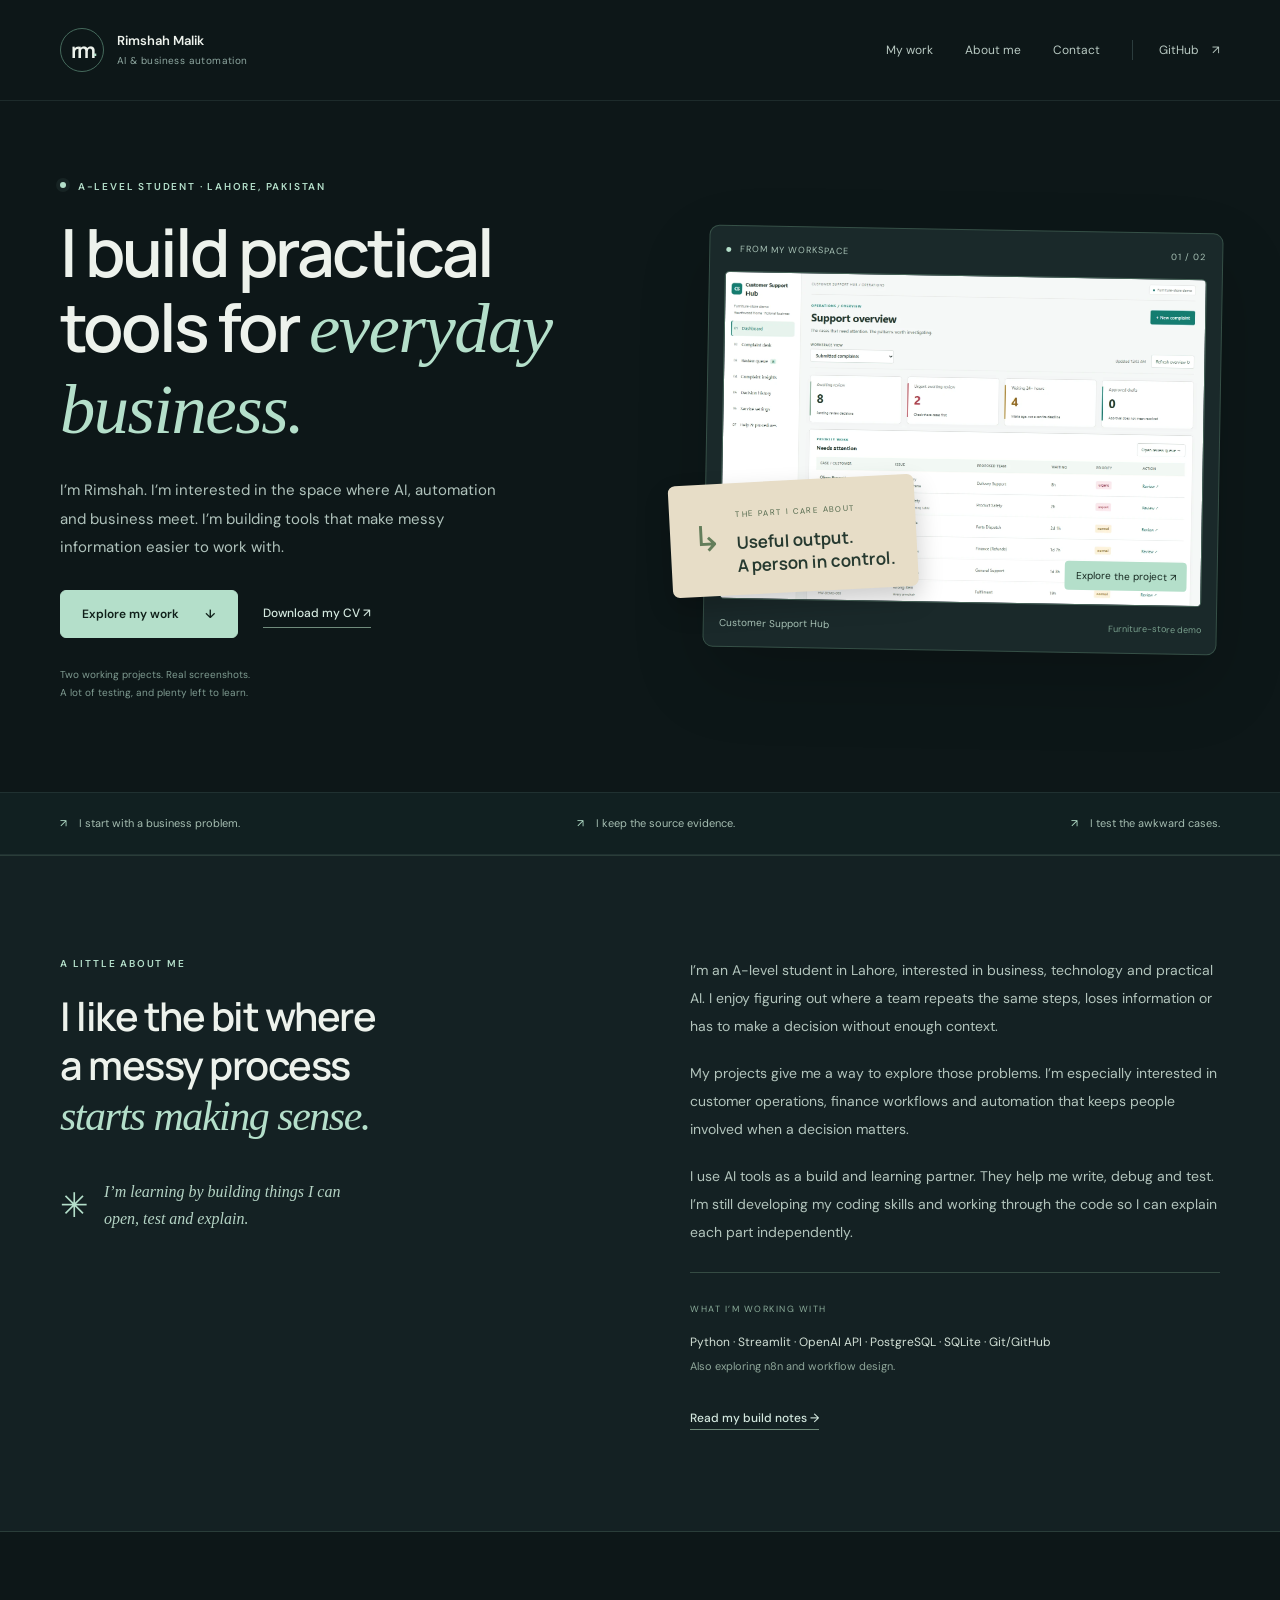
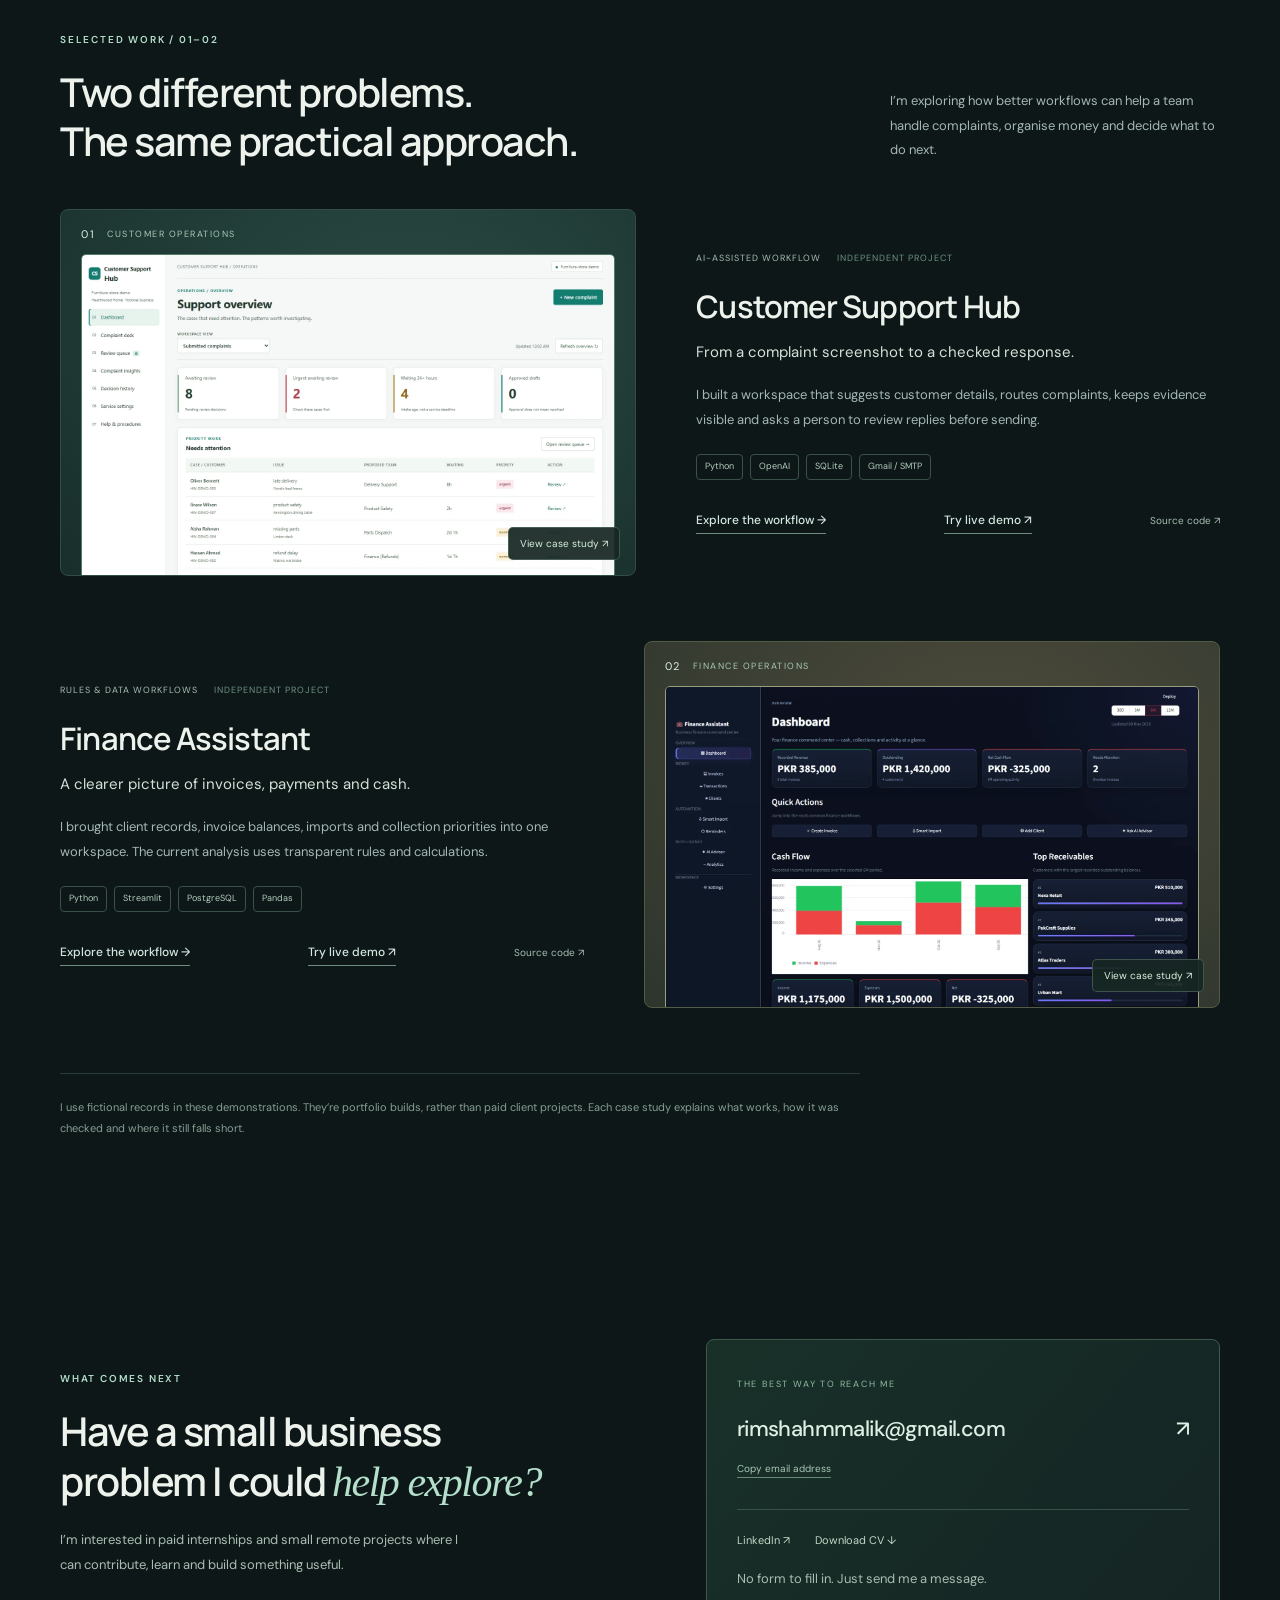
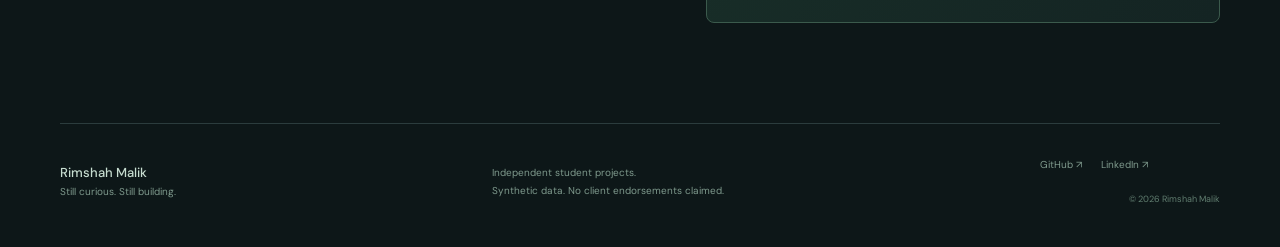
<file: index.html>
<!doctype html>
<html lang="en"><head><meta charset="utf-8"><meta name="viewport" content="width=device-width, initial-scale=1"><meta name="description" content="I’m an A-level student building practical tools for customer support and finance operations. Explore my projects, real screenshots and honest testing notes."><meta name="theme-color" content="#0d1718"><meta property="og:title" content="Rimshah Malik — AI &amp; Business Automation"><meta property="og:description" content="I’m an A-level student building practical tools for customer support and finance operations. Explore my projects, real screenshots and honest testing notes."><link rel="canonical" href="https://rimshahmmalik-commits.github.io/portfolio/"><meta property="og:url" content="https://rimshahmmalik-commits.github.io/portfolio/"><meta property="og:image" content="https://rimshahmmalik-commits.github.io/portfolio/assets/social-preview.png"><meta name="twitter:card" content="summary_large_image"><meta property="og:type" content="website"><title>Rimshah Malik — AI &amp; Business Automation</title><link rel="icon" href="assets/favicon.svg" type="image/svg+xml"><link rel="stylesheet" href="assets/style.css"><script src="assets/app.js" defer></script></head>
<body><a class="skip" href="#main">Skip to content</a><header class="site-header"><div class="wrap nav-wrap"><a class="identity" href="index.html" aria-label="Rimshah Malik home"><span class="monogram">rm<span>.</span></span><span>Rimshah Malik<small>AI & business automation</small></span></a><button class="menu-toggle" aria-expanded="false" aria-controls="site-nav">Menu <span aria-hidden="true">+</span></button><nav id="site-nav" aria-label="Main navigation"><a href="index.html#work">My work</a><a href="index.html#about">About me</a><a href="index.html#contact">Contact</a><a class="nav-github" href="https://github.com/rimshahmmalik-commits" target="_blank" rel="noopener noreferrer">GitHub <span aria-hidden="true">↗</span></a></nav></div></header>
<main id="main">
<section class="hero wrap"><div class="hero-copy"><p class="eyebrow"><span class="status-dot"></span> A-level student · Lahore, Pakistan</p><h1>I build practical tools for <em>everyday business.</em></h1><p class="hero-description">I’m Rimshah. I’m interested in the space where AI, automation and business meet. I’m building tools that make messy information easier to work with.</p><div class="hero-actions"><a class="button primary" href="#work">Explore my work <span aria-hidden="true">↓</span></a><a class="text-link" href="assets/rimshah-malik-cv.pdf" download>Download my CV ↗</a></div><p class="hero-footnote">Two working projects. Real screenshots.<br>A lot of testing, and plenty left to learn.</p></div>
<div class="hero-visual" aria-label="A preview of Customer Support Hub"><div class="visual-top"><span><i></i> FROM MY WORKSPACE</span><span>01 / 02</span></div><a class="hero-screen" href="projects/customer-support-hub.html"><img src="assets/images/support-overview.webp" alt="Customer Support Hub dashboard with synthetic complaint patterns" fetchpriority="high" width="1400" height="1600"><span class="screen-open">Explore the project ↗</span></a><div class="workflow-sticker"><span class="sticker-mark">↳</span><div><small>THE PART I CARE ABOUT</small><p>Useful output.<br>A person in control.</p></div></div><div class="visual-bottom"><span>Customer Support Hub</span><span>Furniture-store demo</span></div></div></section>
<div class="principles-strip"><div class="wrap"><span>I start with a business problem.</span><span>I keep the source evidence.</span><span>I test the awkward cases.</span></div></div>
<section class="about-section section" id="about"><div class="wrap about-grid"><div><p class="eyebrow">A LITTLE ABOUT ME</p><h2>I like the bit where<br>a messy process<br><em>starts making sense.</em></h2><div class="personal-note"><span aria-hidden="true">✳</span><p>I’m learning by building things I can open, test and explain.</p></div></div><div class="about-copy"><p>I’m an A-level student in Lahore, interested in business, technology and practical AI. I enjoy figuring out where a team repeats the same steps, loses information or has to make a decision without enough context.</p><p>My projects give me a way to explore those problems. I’m especially interested in customer operations, finance workflows and automation that keeps people involved when a decision matters.</p><p>I use AI tools as a build and learning partner. They help me write, debug and test. I’m still developing my coding skills and working through the code so I can explain each part independently.</p><div class="tool-list"><span>What I’m working with</span><p>Python · Streamlit · OpenAI API · PostgreSQL · SQLite · Git/GitHub<br><small>Also exploring n8n and workflow design.</small></p></div><a class="text-link" href="learning-log.html">Read my build notes →</a></div></div></section>
<section class="work-section wrap section" id="work"><div class="section-heading"><div><p class="eyebrow">SELECTED WORK / 01–02</p><h2>Two different problems.<br>The same practical approach.</h2></div><p>I’m exploring how better workflows can help a team handle complaints, organise money and decide what to do next.</p></div>
<article class="project-card"><a class="project-image support-image" href="projects/customer-support-hub.html" aria-label="Read the Customer Support Hub case study"><div class="image-label"><span>01</span> CUSTOMER OPERATIONS</div><img src="assets/images/support-overview.webp" alt="Light manager dashboard from Customer Support Hub" loading="lazy" width="1400" height="1600"><span class="image-link">View case study ↗</span></a><div class="project-copy"><div class="project-meta"><span>AI-assisted workflow</span><span>Independent project</span></div><h3><a href="projects/customer-support-hub.html">Customer Support Hub</a></h3><p class="project-one-liner">From a complaint screenshot to a checked response.</p><p>I built a workspace that suggests customer details, routes complaints, keeps evidence visible and asks a person to review replies before sending.</p><div class="tags"><span>Python</span><span>OpenAI</span><span>SQLite</span><span>Gmail / SMTP</span></div><div class="project-links"><a class="text-link" href="projects/customer-support-hub.html">Explore the workflow →</a><a class="text-link" href="https://customer-support-app-habokbnx4ixbe89bnsxkrr.streamlit.app/" target="_blank" rel="noopener noreferrer">Try live demo ↗</a><a href="https://github.com/rimshahmmalik-commits/customer-support-hub" target="_blank" rel="noopener noreferrer">Source code ↗</a></div></div></article>
<article class="project-card reverse"><a class="project-image finance-image" href="projects/finance-assistant.html" aria-label="Read the Finance Assistant case study"><div class="image-label"><span>02</span> FINANCE OPERATIONS</div><img src="assets/images/finance-dashboard.webp" alt="Finance Assistant showing invoices and cash activity in PKR" loading="lazy" width="1600" height="1067"><span class="image-link">View case study ↗</span></a><div class="project-copy"><div class="project-meta"><span>Rules & data workflows</span><span>Independent project</span></div><h3><a href="projects/finance-assistant.html">Finance Assistant</a></h3><p class="project-one-liner">A clearer picture of invoices, payments and cash.</p><p>I brought client records, invoice balances, imports and collection priorities into one workspace. The current analysis uses transparent rules and calculations.</p><div class="tags"><span>Python</span><span>Streamlit</span><span>PostgreSQL</span><span>Pandas</span></div><div class="project-links"><a class="text-link" href="projects/finance-assistant.html">Explore the workflow →</a><a class="text-link" href="https://finance-assistant-ymgtukvb7xdsshqvvcfbcp.streamlit.app/" target="_blank" rel="noopener noreferrer">Try live demo ↗</a><a href="https://github.com/rimshahmmalik-commits/finance-assistant" target="_blank" rel="noopener noreferrer">Source code ↗</a></div></div></article>
<p class="work-note">I use fictional records in these demonstrations. They’re portfolio builds, rather than paid client projects. Each case study explains what works, how it was checked and where it still falls short.</p></section>

<section class="section wrap contact-section" id="contact"><div><p class="eyebrow">WHAT COMES NEXT</p><h2>Have a small business<br>problem I could <em>help explore?</em></h2><p>I’m interested in paid internships and small remote projects where I can contribute, learn and build something useful.</p></div><div class="contact-card"><span class="contact-label">THE BEST WAY TO REACH ME</span><a class="email-link" href="mailto:rimshahmmalik@gmail.com">rimshahmmalik@gmail.com <span>↗</span></a><button class="copy-email" data-copy-email="rimshahmmalik@gmail.com">Copy email address</button><div class="contact-socials"><a href="https://www.linkedin.com/in/rimshahmmalik" target="_blank" rel="noopener noreferrer">LinkedIn ↗</a><a href="assets/rimshah-malik-cv.pdf" download>Download CV ↓</a></div><p>No form to fill in. Just send me a message.</p></div></section></main><footer class="site-footer wrap"><a class="footer-name" href="index.html">Rimshah Malik<span>Still curious. Still building.</span></a><p>Independent student projects.<br>Synthetic data. No client endorsements claimed.</p><div><a href="https://github.com/rimshahmmalik-commits" target="_blank" rel="noopener noreferrer">GitHub ↗</a><a href="https://www.linkedin.com/in/rimshahmmalik" target="_blank" rel="noopener noreferrer">LinkedIn ↗</a><small>© 2026 Rimshah Malik</small></div></footer>
<dialog class="image-dialog" aria-label="Screenshot preview"><button class="dialog-close" aria-label="Close screenshot preview">Close ×</button><img alt=""><p></p></dialog><div id="live-message" class="sr-only" aria-live="polite"></div></body></html>
</file>
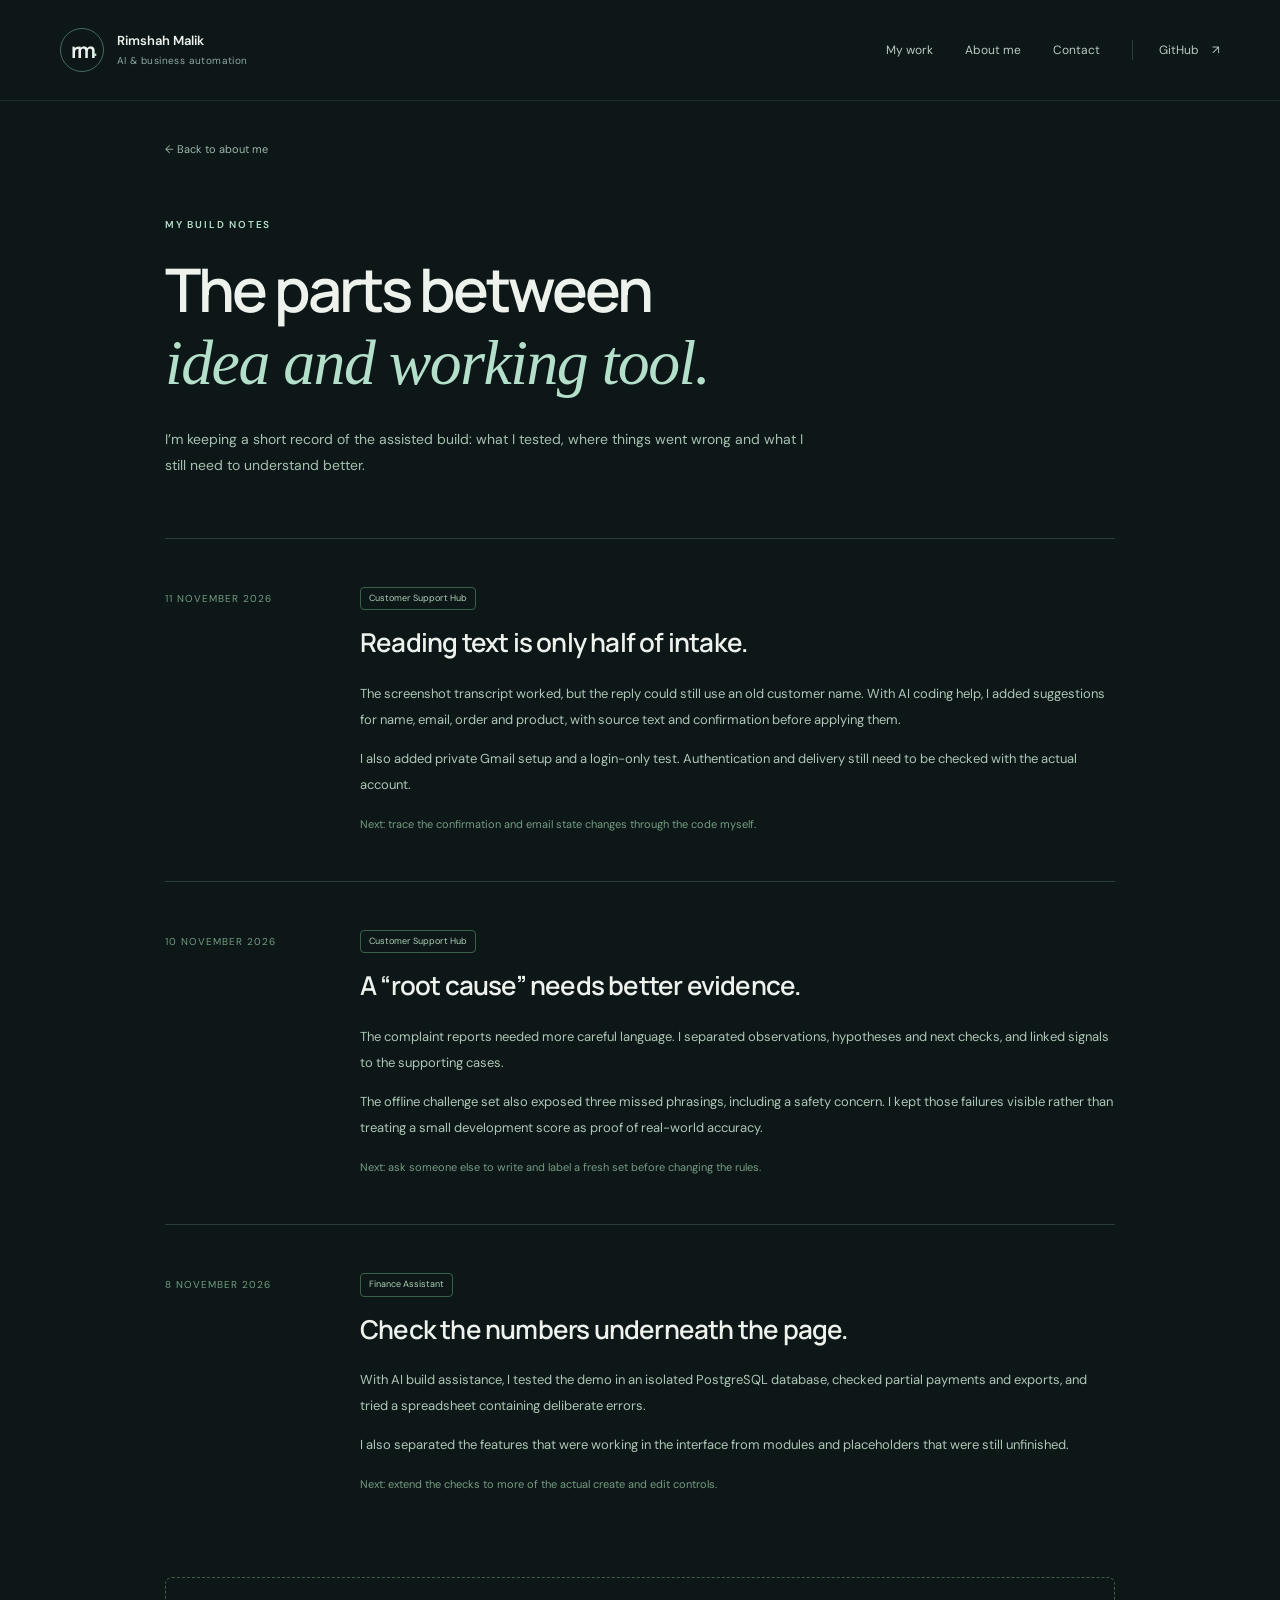
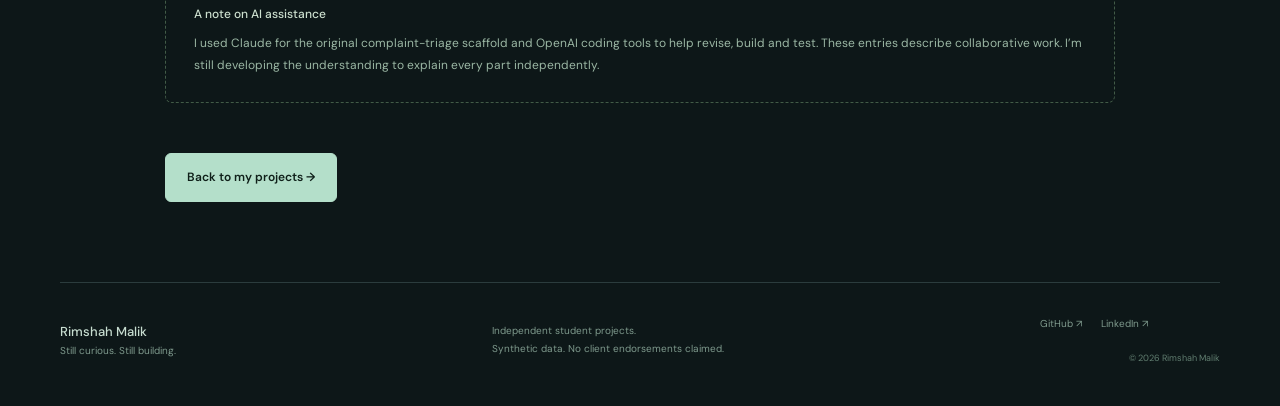
<file: learning-log.html>
<!doctype html>
<html lang="en"><head><meta charset="utf-8"><meta name="viewport" content="width=device-width, initial-scale=1"><meta name="description" content="Dated notes from my student projects in finance and customer-support automation."><meta name="theme-color" content="#0d1718"><meta property="og:title" content="Build notes — Rimshah Malik"><meta property="og:description" content="Dated notes from my student projects in finance and customer-support automation."><link rel="canonical" href="https://rimshahmmalik-commits.github.io/portfolio/learning-log.html"><meta property="og:url" content="https://rimshahmmalik-commits.github.io/portfolio/learning-log.html"><meta property="og:image" content="https://rimshahmmalik-commits.github.io/portfolio/assets/social-preview.png"><meta name="twitter:card" content="summary_large_image"><meta property="og:type" content="website"><title>Build notes — Rimshah Malik</title><link rel="icon" href="assets/favicon.svg" type="image/svg+xml"><link rel="stylesheet" href="assets/style.css"><script src="assets/app.js" defer></script></head>
<body><a class="skip" href="#main">Skip to content</a><header class="site-header"><div class="wrap nav-wrap"><a class="identity" href="index.html" aria-label="Rimshah Malik home"><span class="monogram">rm<span>.</span></span><span>Rimshah Malik<small>AI & business automation</small></span></a><button class="menu-toggle" aria-expanded="false" aria-controls="site-nav">Menu <span aria-hidden="true">+</span></button><nav id="site-nav" aria-label="Main navigation"><a href="index.html#work">My work</a><a href="index.html#about">About me</a><a href="index.html#contact">Contact</a><a class="nav-github" href="https://github.com/rimshahmmalik-commits" target="_blank" rel="noopener noreferrer">GitHub <span aria-hidden="true">↗</span></a></nav></div></header>
<main id="main"><div class="wrap notes-wrap"><a class="back-link" href="index.html#about">← Back to about me</a><section class="notes-hero"><p class="eyebrow">MY BUILD NOTES</p><h1>The parts between<br><em>idea and working tool.</em></h1><p>I’m keeping a short record of the assisted build: what I tested, where things went wrong and what I still need to understand better.</p></section><div class="learning-entries"><article><time datetime="2026-11-11">11 NOVEMBER 2026</time><div><span class="pill">Customer Support Hub</span><h2>Reading text is only half of intake.</h2><p>The screenshot transcript worked, but the reply could still use an old customer name. With AI coding help, I added suggestions for name, email, order and product, with source text and confirmation before applying them.</p><p>I also added private Gmail setup and a login-only test. Authentication and delivery still need to be checked with the actual account.</p><small>Next: trace the confirmation and email state changes through the code myself.</small></div></article><article><time datetime="2026-11-10">10 NOVEMBER 2026</time><div><span class="pill">Customer Support Hub</span><h2>A “root cause” needs better evidence.</h2><p>The complaint reports needed more careful language. I separated observations, hypotheses and next checks, and linked signals to the supporting cases.</p><p>The offline challenge set also exposed three missed phrasings, including a safety concern. I kept those failures visible rather than treating a small development score as proof of real-world accuracy.</p><small>Next: ask someone else to write and label a fresh set before changing the rules.</small></div></article><article><time datetime="2026-11-08">8 NOVEMBER 2026</time><div><span class="pill">Finance Assistant</span><h2>Check the numbers underneath the page.</h2><p>With AI build assistance, I tested the demo in an isolated PostgreSQL database, checked partial payments and exports, and tried a spreadsheet containing deliberate errors.</p><p>I also separated the features that were working in the interface from modules and placeholders that were still unfinished.</p><small>Next: extend the checks to more of the actual create and edit controls.</small></div></article></div><aside class="scope-note"><strong>A note on AI assistance</strong><p>I used Claude for the original complaint-triage scaffold and OpenAI coding tools to help revise, build and test. These entries describe collaborative work. I’m still developing the understanding to explain every part independently.</p></aside><a class="button primary" href="index.html#work">Back to my projects →</a></div></main><footer class="site-footer wrap"><a class="footer-name" href="index.html">Rimshah Malik<span>Still curious. Still building.</span></a><p>Independent student projects.<br>Synthetic data. No client endorsements claimed.</p><div><a href="https://github.com/rimshahmmalik-commits" target="_blank" rel="noopener noreferrer">GitHub ↗</a><a href="https://www.linkedin.com/in/rimshahmmalik" target="_blank" rel="noopener noreferrer">LinkedIn ↗</a><small>© 2026 Rimshah Malik</small></div></footer>
<dialog class="image-dialog" aria-label="Screenshot preview"><button class="dialog-close" aria-label="Close screenshot preview">Close ×</button><img alt=""><p></p></dialog><div id="live-message" class="sr-only" aria-live="polite"></div></body></html>
</file>
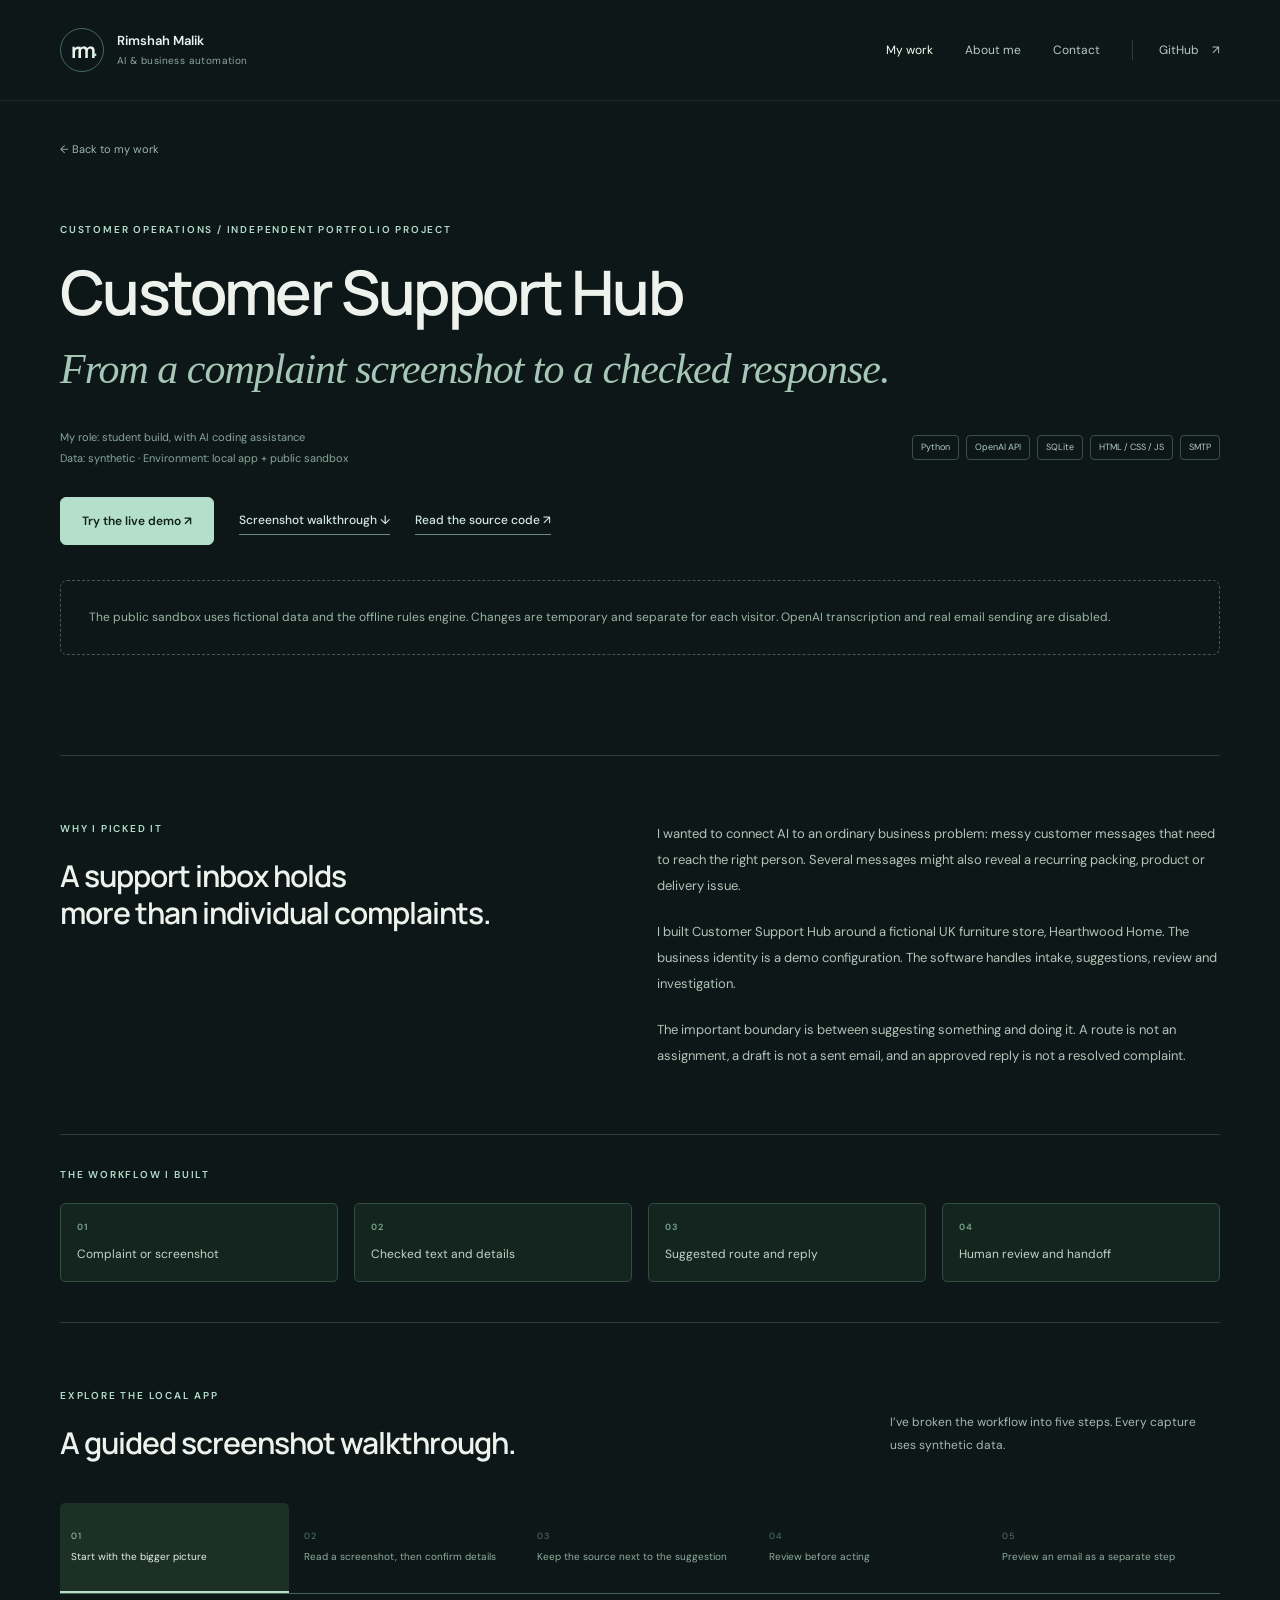
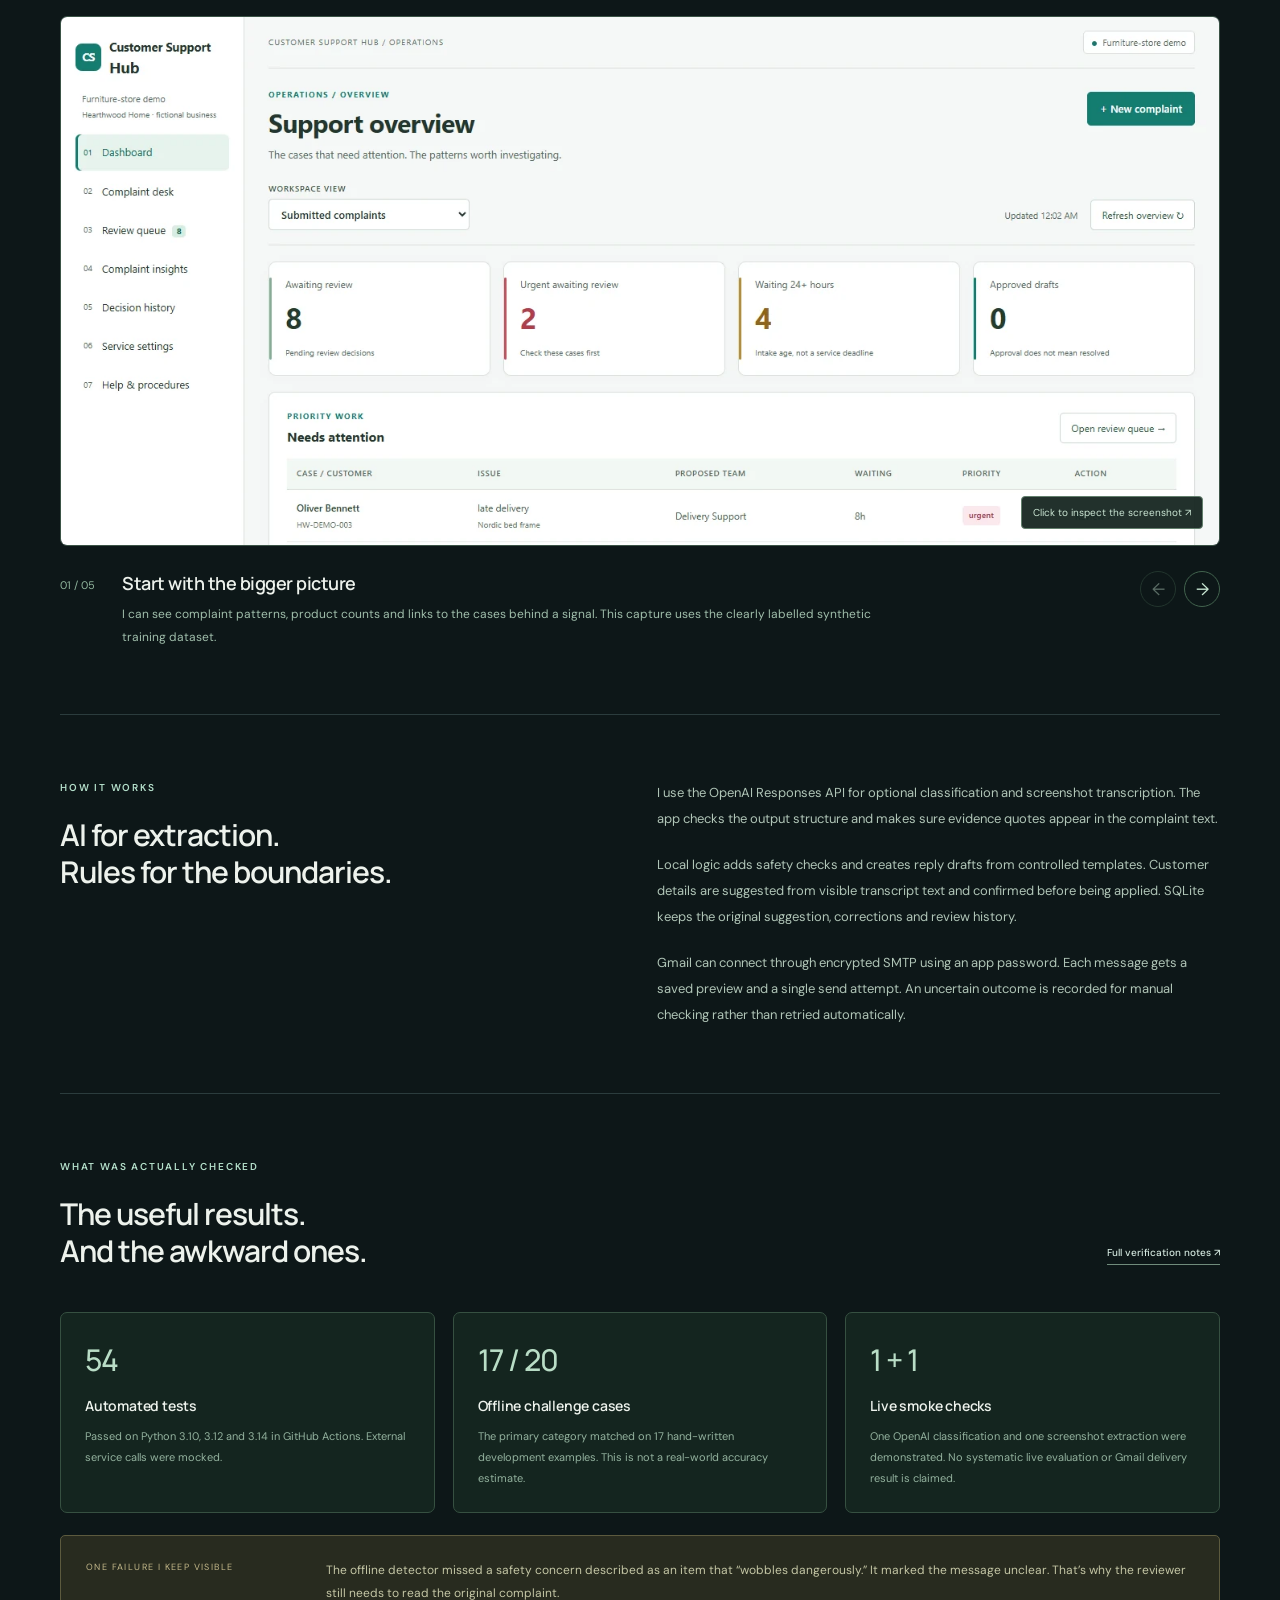
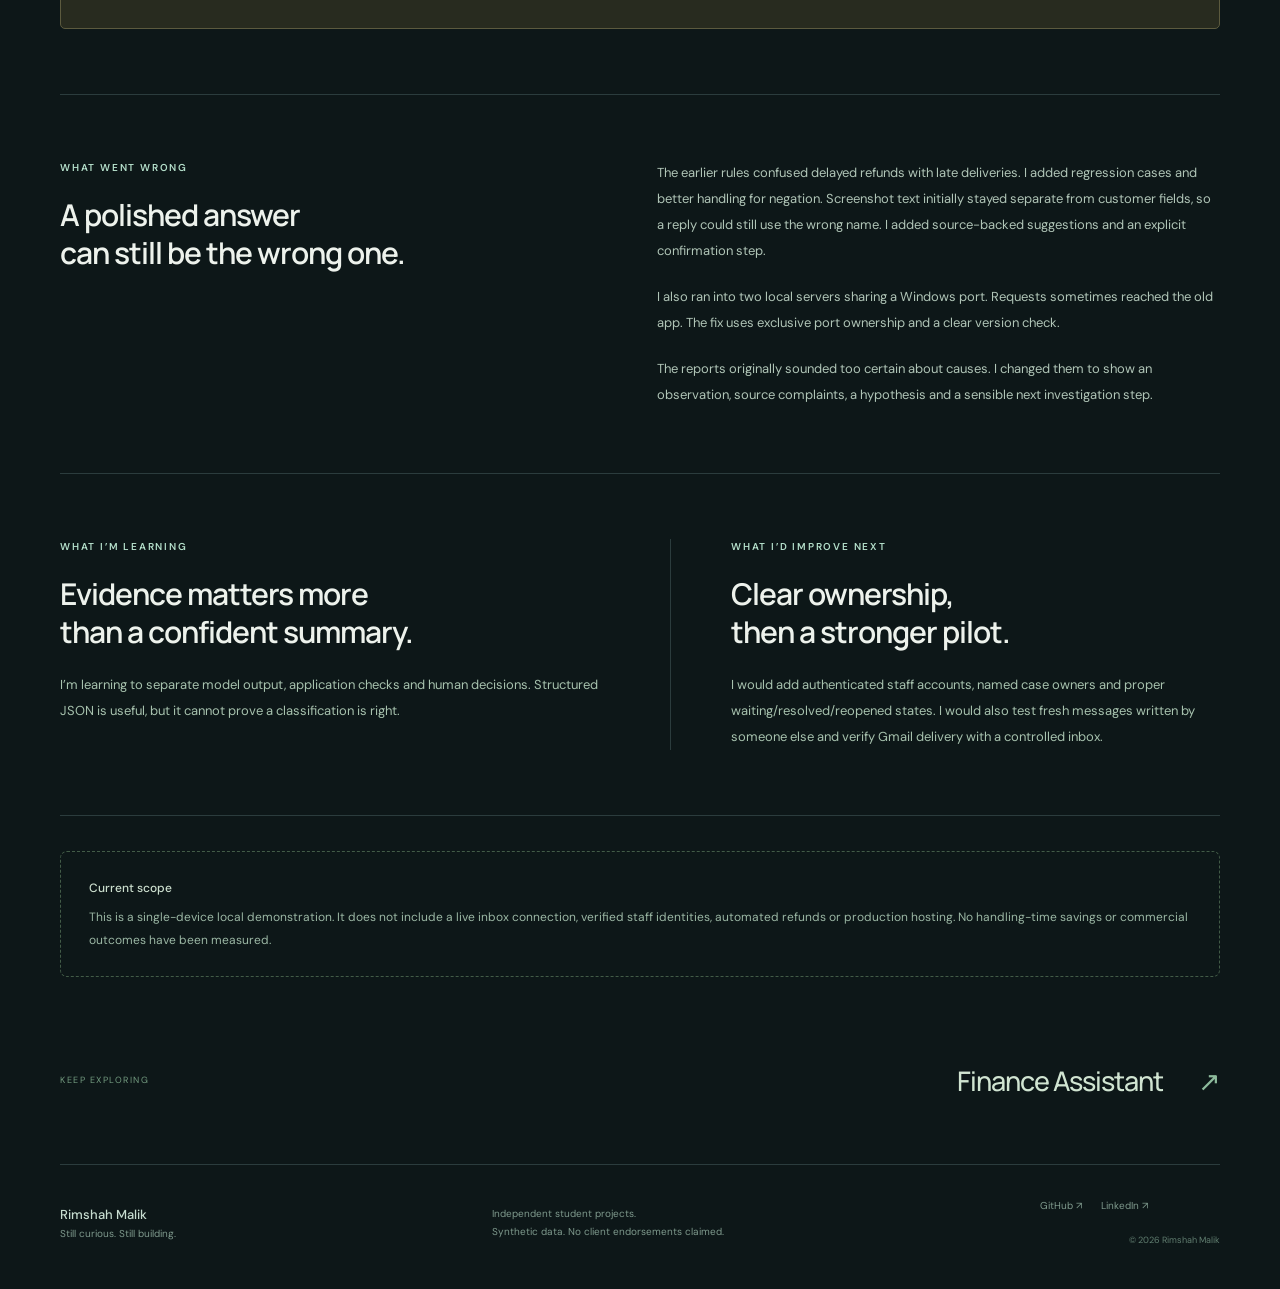
<file: projects/customer-support-hub.html>
<!doctype html>
<html lang="en"><head><meta charset="utf-8"><meta name="viewport" content="width=device-width, initial-scale=1"><meta name="description" content="From a complaint screenshot to a checked response. A student portfolio case study with real screenshots, synthetic data and verification notes."><meta name="theme-color" content="#0d1718"><meta property="og:title" content="Customer Support Hub — Rimshah Malik"><meta property="og:description" content="From a complaint screenshot to a checked response. A student portfolio case study with real screenshots, synthetic data and verification notes."><link rel="canonical" href="https://rimshahmmalik-commits.github.io/portfolio/projects/customer-support-hub.html"><meta property="og:url" content="https://rimshahmmalik-commits.github.io/portfolio/projects/customer-support-hub.html"><meta property="og:image" content="https://rimshahmmalik-commits.github.io/portfolio/assets/social-preview.png"><meta name="twitter:card" content="summary_large_image"><meta property="og:type" content="website"><title>Customer Support Hub — Rimshah Malik</title><link rel="icon" href="../assets/favicon.svg" type="image/svg+xml"><link rel="stylesheet" href="../assets/style.css"><script src="../assets/app.js" defer></script></head>
<body><a class="skip" href="#main">Skip to content</a><header class="site-header"><div class="wrap nav-wrap"><a class="identity" href="../index.html" aria-label="Rimshah Malik home"><span class="monogram">rm<span>.</span></span><span>Rimshah Malik<small>AI & business automation</small></span></a><button class="menu-toggle" aria-expanded="false" aria-controls="site-nav">Menu <span aria-hidden="true">+</span></button><nav id="site-nav" aria-label="Main navigation"><a href="../index.html#work" aria-current="page">My work</a><a href="../index.html#about">About me</a><a href="../index.html#contact">Contact</a><a class="nav-github" href="https://github.com/rimshahmmalik-commits" target="_blank" rel="noopener noreferrer">GitHub <span aria-hidden="true">↗</span></a></nav></div></header>
<main id="main"><div class="wrap case-wrap"><a class="back-link" href="../index.html#work">← Back to my work</a><section class="case-hero"><p class="eyebrow">CUSTOMER OPERATIONS / INDEPENDENT PORTFOLIO PROJECT</p><h1>Customer Support Hub<span>From a complaint screenshot to a checked response.</span></h1><div class="case-meta"><p>My role: student build, with AI coding assistance<br>Data: synthetic · Environment: local app + public sandbox</p><div class="tags"><span>Python</span><span>OpenAI API</span><span>SQLite</span><span>HTML / CSS / JS</span><span>SMTP</span></div></div><div class="hero-actions"><a class="button primary" href="https://customer-support-app-habokbnx4ixbe89bnsxkrr.streamlit.app/" target="_blank" rel="noopener noreferrer">Try the live demo ↗</a><a class="text-link" href="#walkthrough">Screenshot walkthrough ↓</a><a class="text-link" href="https://github.com/rimshahmmalik-commits/customer-support-hub" target="_blank" rel="noopener noreferrer">Read the source code ↗</a></div><p class="scope-note">The public sandbox uses fictional data and the offline rules engine. Changes are temporary and separate for each visitor. OpenAI transcription and real email sending are disabled.</p></section><section class="case-section case-overview"><div><p class="eyebrow">WHY I PICKED IT</p><h2>A support inbox holds<br>more than individual complaints.</h2></div><div class="prose"><p>I wanted to connect AI to an ordinary business problem: messy customer messages that need to reach the right person. Several messages might also reveal a recurring packing, product or delivery issue.</p><p>I built Customer Support Hub around a fictional UK furniture store, Hearthwood Home. The business identity is a demo configuration. The software handles intake, suggestions, review and investigation.</p><p>The important boundary is between suggesting something and doing it. A route is not an assignment, a draft is not a sent email, and an approved reply is not a resolved complaint.</p></div></section><section class="flow-section"><p class="eyebrow">THE WORKFLOW I BUILT</p><ol class="case-flow"><li><b>01</b>Complaint or screenshot</li><li><b>02</b>Checked text and details</li><li><b>03</b>Suggested route and reply</li><li><b>04</b>Human review and handoff</li></ol></section><section class="case-section walkthrough" id="walkthrough"><div class="section-heading"><div><p class="eyebrow">EXPLORE THE LOCAL APP</p><h2>A guided screenshot walkthrough.</h2></div><p>I’ve broken the workflow into five steps. Every capture uses synthetic data.</p></div><div class="walkthrough-tabs" role="tablist" aria-label="Walkthrough steps"><button role="tab" id="step-tab-0" aria-controls="walkthrough-panel" aria-selected="true" tabindex="0" data-step="0"><span>01</span>Start with the bigger picture</button><button role="tab" id="step-tab-1" aria-controls="walkthrough-panel" aria-selected="false" tabindex="-1" data-step="1"><span>02</span>Read a screenshot, then confirm details</button><button role="tab" id="step-tab-2" aria-controls="walkthrough-panel" aria-selected="false" tabindex="-1" data-step="2"><span>03</span>Keep the source next to the suggestion</button><button role="tab" id="step-tab-3" aria-controls="walkthrough-panel" aria-selected="false" tabindex="-1" data-step="3"><span>04</span>Review before acting</button><button role="tab" id="step-tab-4" aria-controls="walkthrough-panel" aria-selected="false" tabindex="-1" data-step="4"><span>05</span>Preview an email as a separate step</button></div><div id="walkthrough-panel" role="tabpanel" aria-labelledby="step-tab-0" tabindex="0"><button class="walkthrough-image" data-lightbox aria-label="Enlarge screenshot"><img id="walkthrough-image" src="../assets/images/support-overview.webp" alt="Support dashboard with synthetic complaint activity" loading="lazy"><span>Click to inspect the screenshot ↗</span></button><div class="walkthrough-caption"><span id="walkthrough-count">01 / 05</span><div><h3 id="walkthrough-title">Start with the bigger picture</h3><p id="walkthrough-text">I can see complaint patterns, product counts and links to the cases behind a signal. This capture uses the clearly labelled synthetic training dataset.</p></div><div class="walkthrough-controls"><button id="walkthrough-prev" aria-label="Previous walkthrough step" disabled>←</button><button id="walkthrough-next" aria-label="Next walkthrough step">→</button></div></div></div><script id="walkthrough-data" type="application/json">[{"title": "Start with the bigger picture", "image": "support-overview", "alt": "Support dashboard with synthetic complaint activity", "text": "I can see complaint patterns, product counts and links to the cases behind a signal. This capture uses the clearly labelled synthetic training dataset."}, {"title": "Read a screenshot, then confirm details", "image": "support-details", "alt": "Extracted screenshot text with customer-detail suggestions waiting for confirmation", "text": "Screenshot text is editable. Customer name, email, order and product are proposed with source evidence. Nothing replaces the intake fields until I confirm the selected details. This capture uses a mocked extraction fixture.", "focus": "center bottom"}, {"title": "Keep the source next to the suggestion", "image": "support-intake", "alt": "Complaint intake next to a proposed finance route and reply draft", "text": "The complaint produces a category, urgency, proposed team and exact source quotes. This particular capture uses the offline rules engine; OpenAI classification is an optional connection."}, {"title": "Review before acting", "image": "support-review", "alt": "Human review queue with a possible safety escalation", "text": "I can correct the route, edit the reply and leave a review note. A flagged safety incident stays urgent. The reviewer name is an audit label, not an authenticated account."}, {"title": "Preview an email as a separate step", "image": "support-email", "alt": "Approved customer email preview with sending disabled until SMTP is connected", "text": "Customer email requires an approved draft, a checked recipient and an explicit send action. In this capture SMTP is disconnected. Server acceptance, delivery and complaint resolution are separate things.", "focus": "center bottom"}]</script></section><section class="case-section two-column"><div><p class="eyebrow">HOW IT WORKS</p><h2>AI for extraction.<br>Rules for the boundaries.</h2></div><div class="prose"><p>I use the OpenAI Responses API for optional classification and screenshot transcription. The app checks the output structure and makes sure evidence quotes appear in the complaint text.</p><p>Local logic adds safety checks and creates reply drafts from controlled templates. Customer details are suggested from visible transcript text and confirmed before being applied. SQLite keeps the original suggestion, corrections and review history.</p><p>Gmail can connect through encrypted SMTP using an app password. Each message gets a saved preview and a single send attempt. An uncertain outcome is recorded for manual checking rather than retried automatically.</p></div></section>
<section class="evidence-section case-section"><div class="section-heading"><div><p class="eyebrow">WHAT WAS ACTUALLY CHECKED</p><h2>The useful results.<br>And the awkward ones.</h2></div><a class="text-link" href="https://github.com/rimshahmmalik-commits/customer-support-hub/blob/main/docs/verification.md" target="_blank" rel="noopener noreferrer">Full verification notes ↗</a></div><div class="evidence-grid"><article><span class="evidence-number">54</span><h3>Automated tests</h3><p>Passed on Python 3.10, 3.12 and 3.14 in GitHub Actions. External service calls were mocked.</p></article><article><span class="evidence-number">17 / 20</span><h3>Offline challenge cases</h3><p>The primary category matched on 17 hand-written development examples. This is not a real-world accuracy estimate.</p></article><article><span class="evidence-number">1 + 1</span><h3>Live smoke checks</h3><p>One OpenAI classification and one screenshot extraction were demonstrated. No systematic live evaluation or Gmail delivery result is claimed.</p></article></div><div class="failure-note"><span>ONE FAILURE I KEEP VISIBLE</span><p>The offline detector missed a safety concern described as an item that “wobbles dangerously.” It marked the message unclear. That’s why the reviewer still needs to read the original complaint.</p></div></section>
<section class="case-section two-column"><div><p class="eyebrow">WHAT WENT WRONG</p><h2>A polished answer<br>can still be the wrong one.</h2></div><div class="prose"><p>The earlier rules confused delayed refunds with late deliveries. I added regression cases and better handling for negation. Screenshot text initially stayed separate from customer fields, so a reply could still use the wrong name. I added source-backed suggestions and an explicit confirmation step.</p><p>I also ran into two local servers sharing a Windows port. Requests sometimes reached the old app. The fix uses exclusive port ownership and a clear version check.</p><p>The reports originally sounded too certain about causes. I changed them to show an observation, source complaints, a hypothesis and a sensible next investigation step.</p></div></section>
<section class="case-section learning-split"><article><p class="eyebrow">WHAT I’M LEARNING</p><h2>Evidence matters more<br>than a confident summary.</h2><p>I’m learning to separate model output, application checks and human decisions. Structured JSON is useful, but it cannot prove a classification is right.</p></article><article><p class="eyebrow">WHAT I’D IMPROVE NEXT</p><h2>Clear ownership,<br>then a stronger pilot.</h2><p>I would add authenticated staff accounts, named case owners and proper waiting/resolved/reopened states. I would also test fresh messages written by someone else and verify Gmail delivery with a controlled inbox.</p></article></section><aside class="scope-note"><strong>Current scope</strong><p>This is a single-device local demonstration. It does not include a live inbox connection, verified staff identities, automated refunds or production hosting. No handling-time savings or commercial outcomes have been measured.</p></aside><section class="next-project"><span>KEEP EXPLORING</span><a href="finance-assistant.html">Finance Assistant <span>↗</span></a></section></div></main><footer class="site-footer wrap"><a class="footer-name" href="../index.html">Rimshah Malik<span>Still curious. Still building.</span></a><p>Independent student projects.<br>Synthetic data. No client endorsements claimed.</p><div><a href="https://github.com/rimshahmmalik-commits" target="_blank" rel="noopener noreferrer">GitHub ↗</a><a href="https://www.linkedin.com/in/rimshahmmalik" target="_blank" rel="noopener noreferrer">LinkedIn ↗</a><small>© 2026 Rimshah Malik</small></div></footer>
<dialog class="image-dialog" aria-label="Screenshot preview"><button class="dialog-close" aria-label="Close screenshot preview">Close ×</button><img alt=""><p></p></dialog><div id="live-message" class="sr-only" aria-live="polite"></div></body></html>
</file>
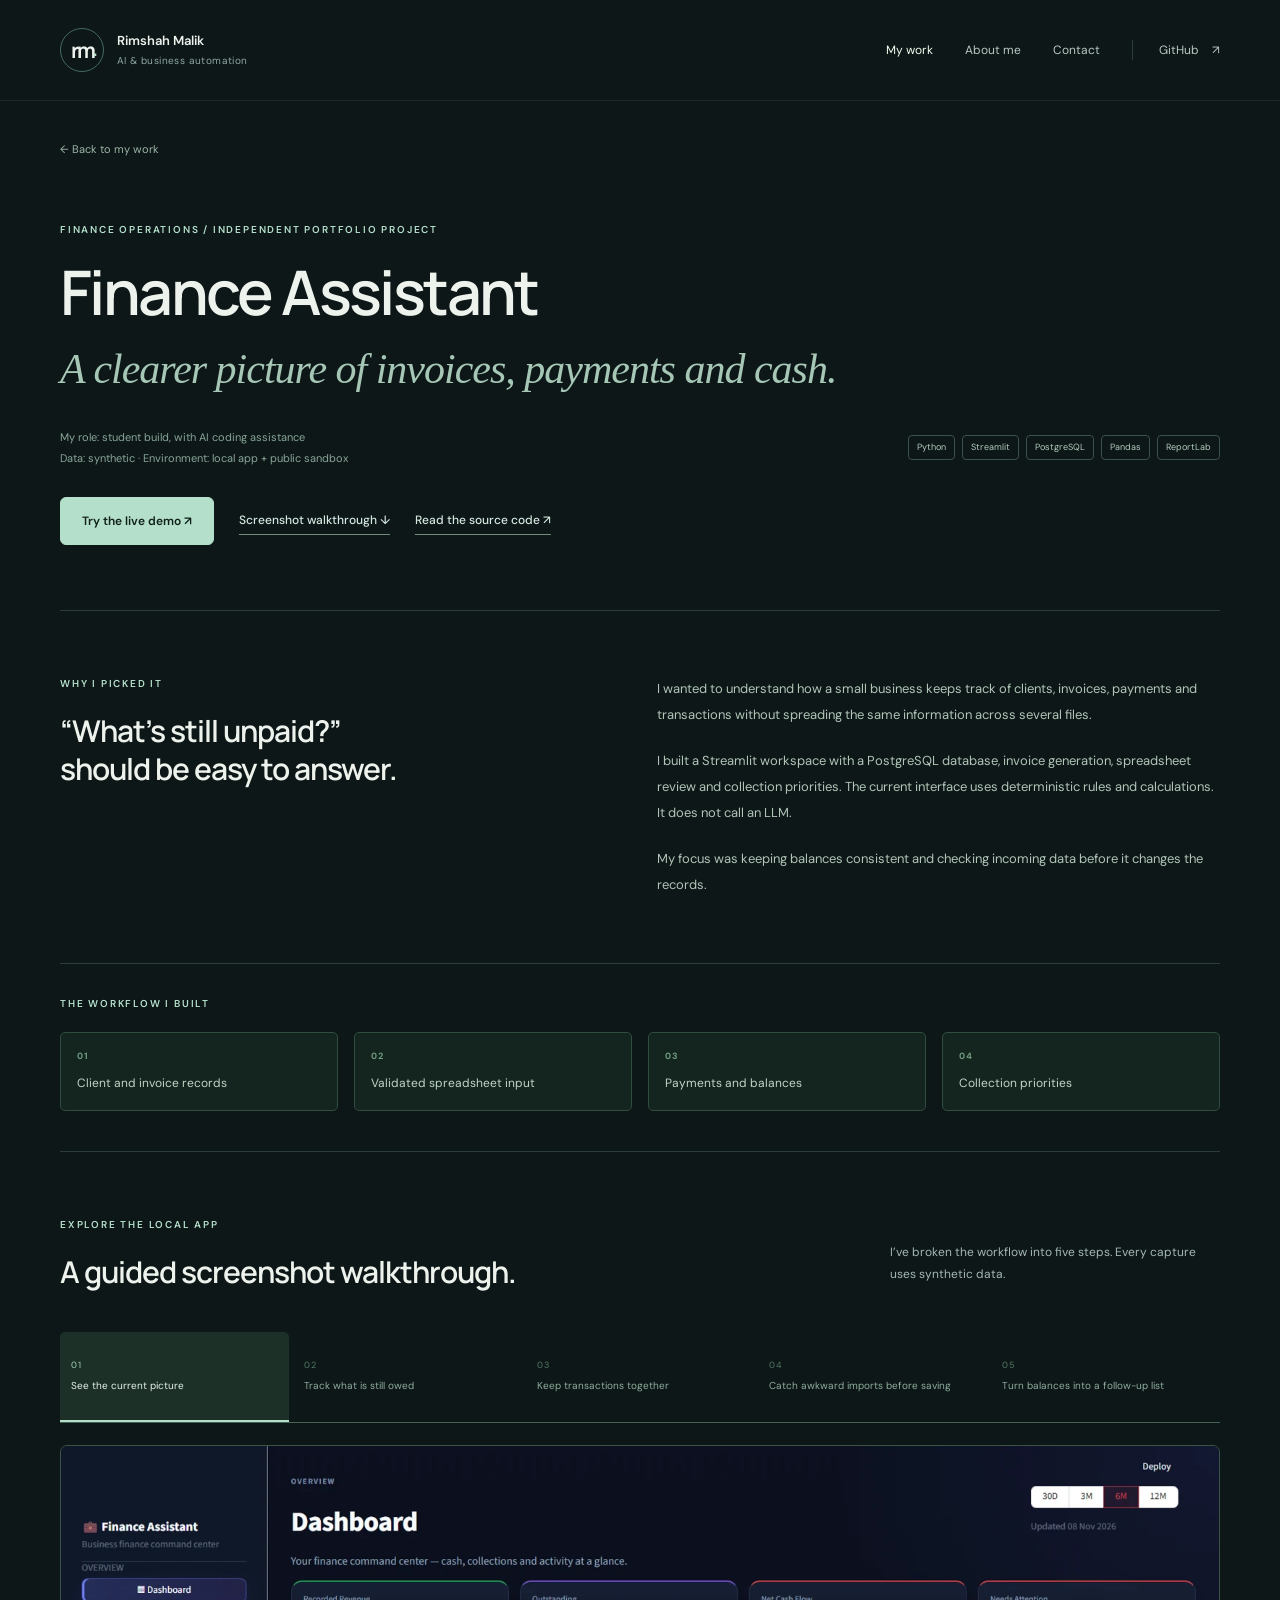
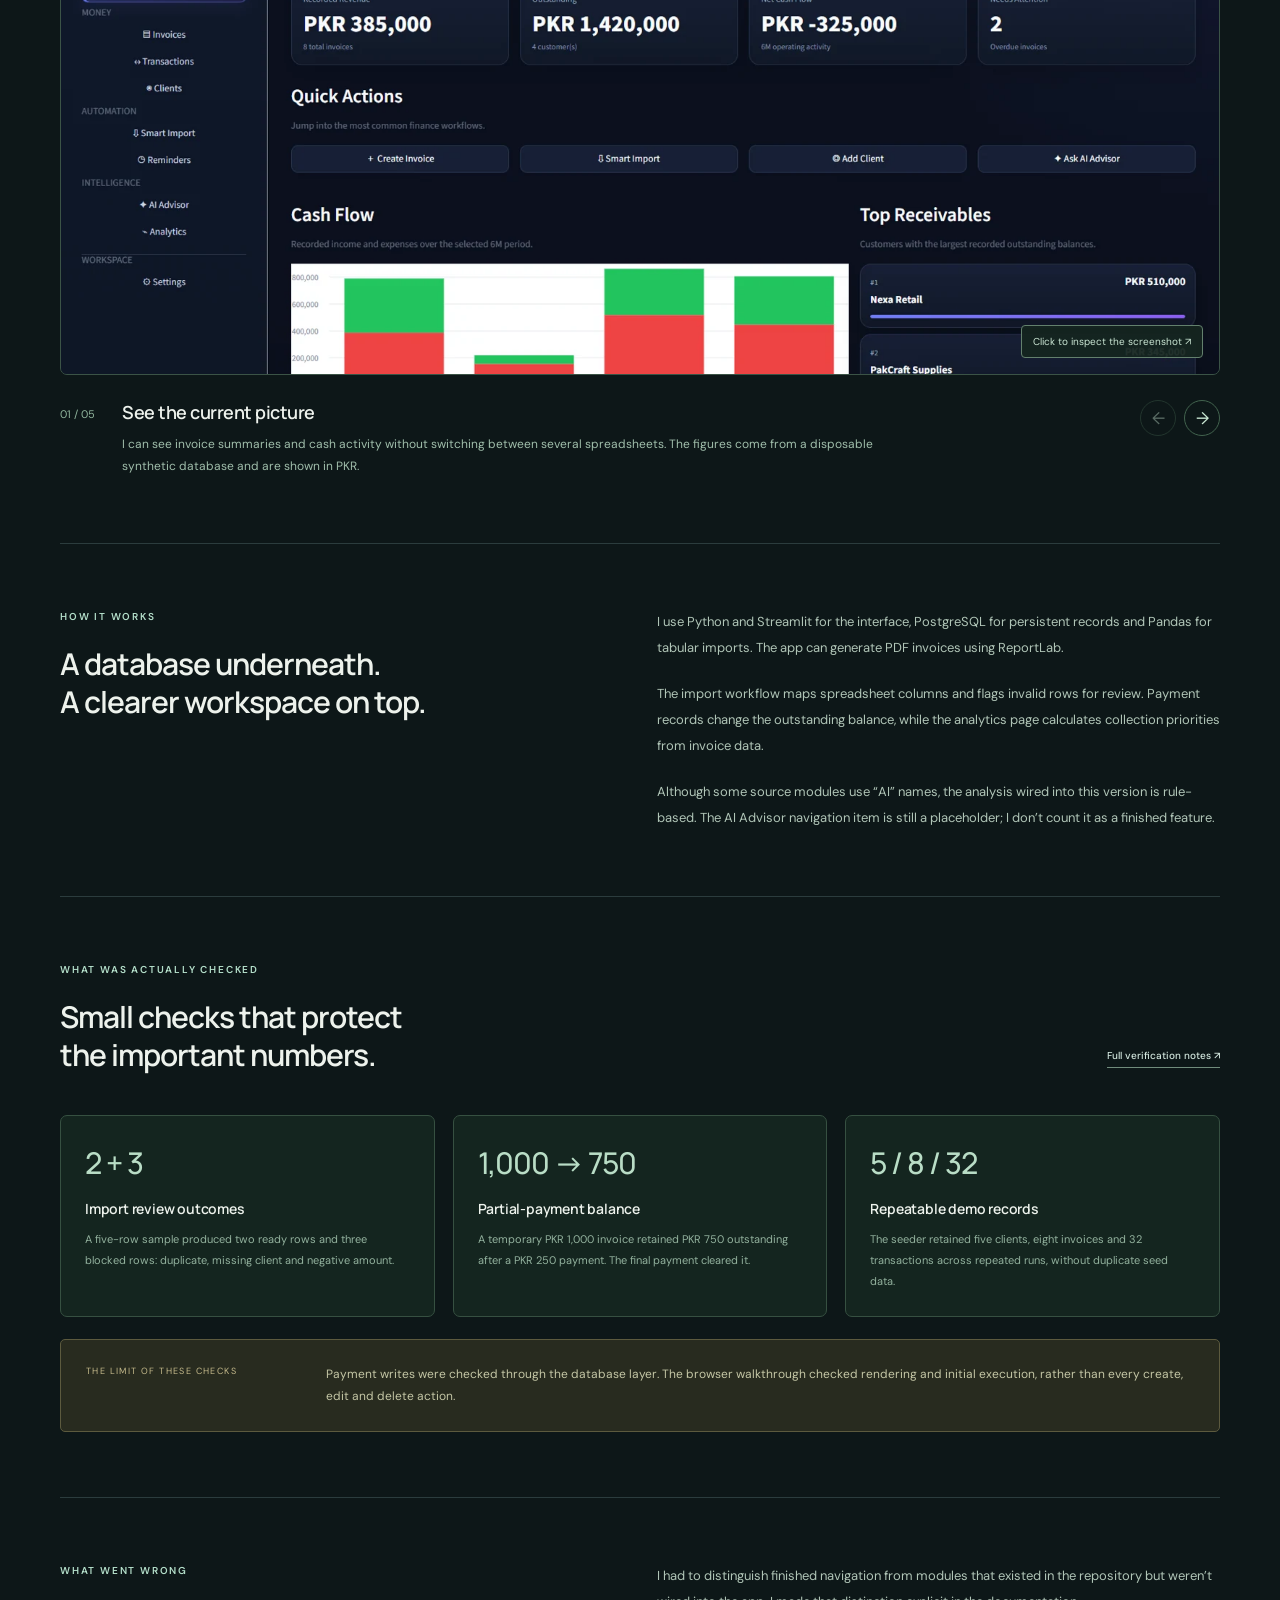
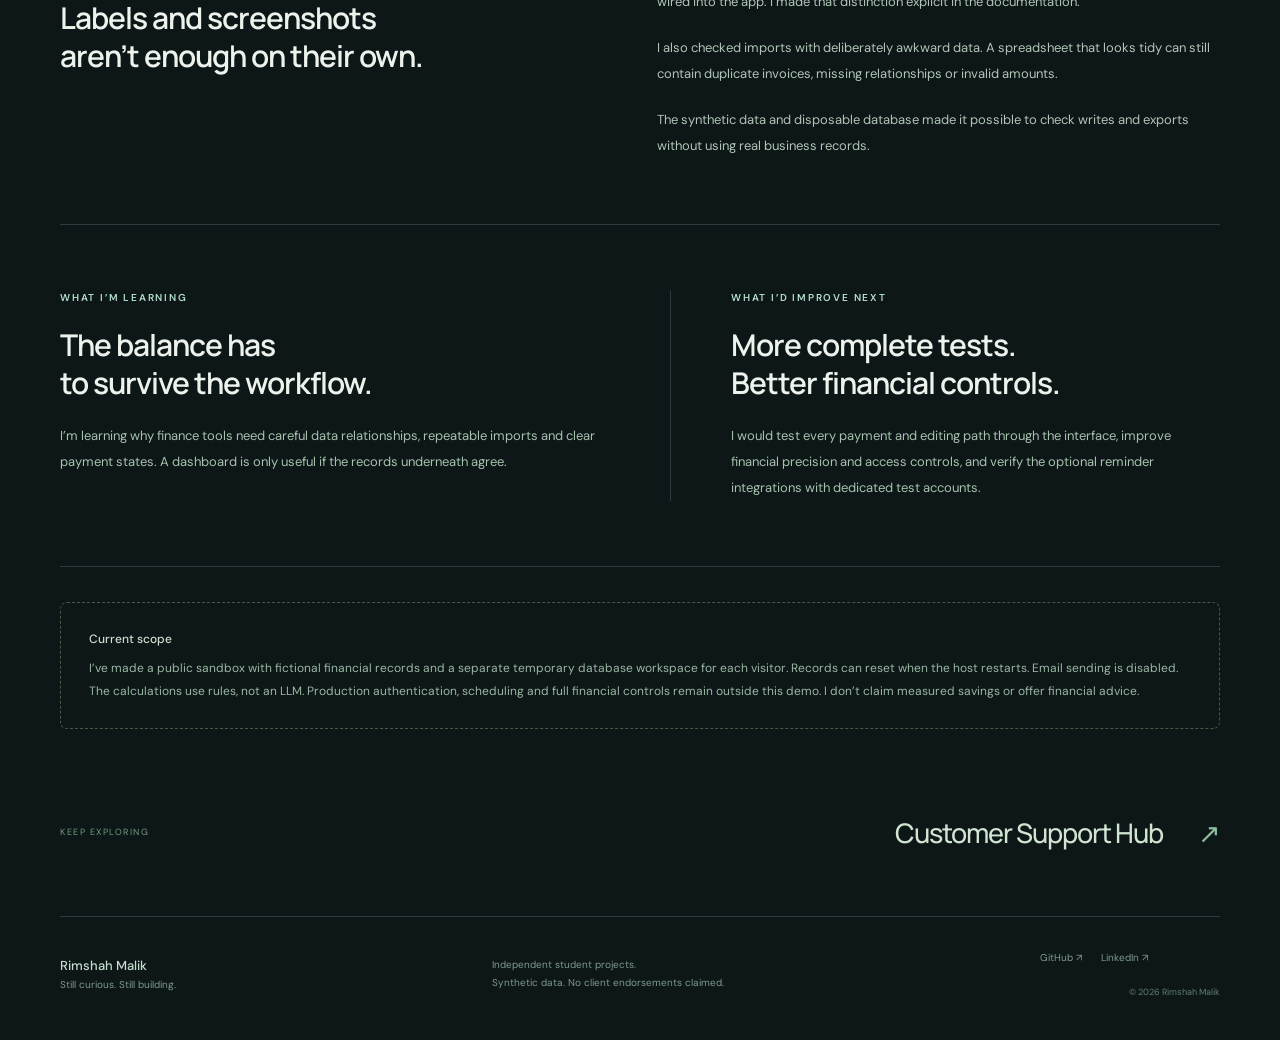
<file: projects/finance-assistant.html>
<!doctype html>
<html lang="en"><head><meta charset="utf-8"><meta name="viewport" content="width=device-width, initial-scale=1"><meta name="description" content="A clearer picture of invoices, payments and cash. A student portfolio case study with real screenshots, synthetic data and verification notes."><meta name="theme-color" content="#0d1718"><meta property="og:title" content="Finance Assistant — Rimshah Malik"><meta property="og:description" content="A clearer picture of invoices, payments and cash. A student portfolio case study with real screenshots, synthetic data and verification notes."><link rel="canonical" href="https://rimshahmmalik-commits.github.io/portfolio/projects/finance-assistant.html"><meta property="og:url" content="https://rimshahmmalik-commits.github.io/portfolio/projects/finance-assistant.html"><meta property="og:image" content="https://rimshahmmalik-commits.github.io/portfolio/assets/social-preview.png"><meta name="twitter:card" content="summary_large_image"><meta property="og:type" content="website"><title>Finance Assistant — Rimshah Malik</title><link rel="icon" href="../assets/favicon.svg" type="image/svg+xml"><link rel="stylesheet" href="../assets/style.css"><script src="../assets/app.js" defer></script></head>
<body><a class="skip" href="#main">Skip to content</a><header class="site-header"><div class="wrap nav-wrap"><a class="identity" href="../index.html" aria-label="Rimshah Malik home"><span class="monogram">rm<span>.</span></span><span>Rimshah Malik<small>AI & business automation</small></span></a><button class="menu-toggle" aria-expanded="false" aria-controls="site-nav">Menu <span aria-hidden="true">+</span></button><nav id="site-nav" aria-label="Main navigation"><a href="../index.html#work" aria-current="page">My work</a><a href="../index.html#about">About me</a><a href="../index.html#contact">Contact</a><a class="nav-github" href="https://github.com/rimshahmmalik-commits" target="_blank" rel="noopener noreferrer">GitHub <span aria-hidden="true">↗</span></a></nav></div></header>
<main id="main"><div class="wrap case-wrap"><a class="back-link" href="../index.html#work">← Back to my work</a><section class="case-hero"><p class="eyebrow">FINANCE OPERATIONS / INDEPENDENT PORTFOLIO PROJECT</p><h1>Finance Assistant<span>A clearer picture of invoices, payments and cash.</span></h1><div class="case-meta"><p>My role: student build, with AI coding assistance<br>Data: synthetic · Environment: local app + public sandbox</p><div class="tags"><span>Python</span><span>Streamlit</span><span>PostgreSQL</span><span>Pandas</span><span>ReportLab</span></div></div><div class="hero-actions"><a class="button primary" href="https://finance-assistant-ymgtukvb7xdsshqvvcfbcp.streamlit.app/" target="_blank" rel="noopener noreferrer">Try the live demo ↗</a><a class="text-link" href="#walkthrough">Screenshot walkthrough ↓</a><a class="text-link" href="https://github.com/rimshahmmalik-commits/finance-assistant" target="_blank" rel="noopener noreferrer">Read the source code ↗</a></div></section><section class="case-section case-overview"><div><p class="eyebrow">WHY I PICKED IT</p><h2>“What’s still unpaid?”<br>should be easy to answer.</h2></div><div class="prose"><p>I wanted to understand how a small business keeps track of clients, invoices, payments and transactions without spreading the same information across several files.</p><p>I built a Streamlit workspace with a PostgreSQL database, invoice generation, spreadsheet review and collection priorities. The current interface uses deterministic rules and calculations. It does not call an LLM.</p><p>My focus was keeping balances consistent and checking incoming data before it changes the records.</p></div></section><section class="flow-section"><p class="eyebrow">THE WORKFLOW I BUILT</p><ol class="case-flow"><li><b>01</b>Client and invoice records</li><li><b>02</b>Validated spreadsheet input</li><li><b>03</b>Payments and balances</li><li><b>04</b>Collection priorities</li></ol></section><section class="case-section walkthrough" id="walkthrough"><div class="section-heading"><div><p class="eyebrow">EXPLORE THE LOCAL APP</p><h2>A guided screenshot walkthrough.</h2></div><p>I’ve broken the workflow into five steps. Every capture uses synthetic data.</p></div><div class="walkthrough-tabs" role="tablist" aria-label="Walkthrough steps"><button role="tab" id="step-tab-0" aria-controls="walkthrough-panel" aria-selected="true" tabindex="0" data-step="0"><span>01</span>See the current picture</button><button role="tab" id="step-tab-1" aria-controls="walkthrough-panel" aria-selected="false" tabindex="-1" data-step="1"><span>02</span>Track what is still owed</button><button role="tab" id="step-tab-2" aria-controls="walkthrough-panel" aria-selected="false" tabindex="-1" data-step="2"><span>03</span>Keep transactions together</button><button role="tab" id="step-tab-3" aria-controls="walkthrough-panel" aria-selected="false" tabindex="-1" data-step="3"><span>04</span>Catch awkward imports before saving</button><button role="tab" id="step-tab-4" aria-controls="walkthrough-panel" aria-selected="false" tabindex="-1" data-step="4"><span>05</span>Turn balances into a follow-up list</button></div><div id="walkthrough-panel" role="tabpanel" aria-labelledby="step-tab-0" tabindex="0"><button class="walkthrough-image" data-lightbox aria-label="Enlarge screenshot"><img id="walkthrough-image" src="../assets/images/finance-dashboard.webp" alt="Finance dashboard with synthetic PKR invoice and transaction data" loading="lazy"><span>Click to inspect the screenshot ↗</span></button><div class="walkthrough-caption"><span id="walkthrough-count">01 / 05</span><div><h3 id="walkthrough-title">See the current picture</h3><p id="walkthrough-text">I can see invoice summaries and cash activity without switching between several spreadsheets. The figures come from a disposable synthetic database and are shown in PKR.</p></div><div class="walkthrough-controls"><button id="walkthrough-prev" aria-label="Previous walkthrough step" disabled>←</button><button id="walkthrough-next" aria-label="Next walkthrough step">→</button></div></div></div><script id="walkthrough-data" type="application/json">[{"title": "See the current picture", "image": "finance-dashboard", "alt": "Finance dashboard with synthetic PKR invoice and transaction data", "text": "I can see invoice summaries and cash activity without switching between several spreadsheets. The figures come from a disposable synthetic database and are shown in PKR."}, {"title": "Track what is still owed", "image": "finance-invoices", "alt": "Invoice list showing paid and partially paid synthetic invoices", "text": "Invoices retain their payment records and remaining balances. A payment changes the outstanding amount rather than simply marking every invoice paid."}, {"title": "Keep transactions together", "image": "finance-transactions", "alt": "Synthetic income and expense transaction history", "text": "I can record income and expenses, review suggested categories and retain corrections. These suggestions use deterministic rules."}, {"title": "Catch awkward imports before saving", "image": "finance-import", "alt": "Spreadsheet import review showing ready and blocked rows", "text": "A five-row test CSV produces two ready rows and three blocked rows: a duplicate invoice, a missing client and a negative amount. This is a review step before data is accepted."}, {"title": "Turn balances into a follow-up list", "image": "finance-analytics", "alt": "Rule-based collection insights and priorities", "text": "The analytics page highlights collection priorities from invoice data. It uses rules and calculations; the application does not currently call an LLM."}]</script></section><section class="case-section two-column"><div><p class="eyebrow">HOW IT WORKS</p><h2>A database underneath.<br>A clearer workspace on top.</h2></div><div class="prose"><p>I use Python and Streamlit for the interface, PostgreSQL for persistent records and Pandas for tabular imports. The app can generate PDF invoices using ReportLab.</p><p>The import workflow maps spreadsheet columns and flags invalid rows for review. Payment records change the outstanding balance, while the analytics page calculates collection priorities from invoice data.</p><p>Although some source modules use “AI” names, the analysis wired into this version is rule-based. The AI Advisor navigation item is still a placeholder; I don’t count it as a finished feature.</p></div></section>
<section class="evidence-section case-section"><div class="section-heading"><div><p class="eyebrow">WHAT WAS ACTUALLY CHECKED</p><h2>Small checks that protect<br>the important numbers.</h2></div><a class="text-link" href="https://github.com/rimshahmmalik-commits/finance-assistant/blob/main/docs/VERIFICATION.md" target="_blank" rel="noopener noreferrer">Full verification notes ↗</a></div><div class="evidence-grid"><article><span class="evidence-number">2 + 3</span><h3>Import review outcomes</h3><p>A five-row sample produced two ready rows and three blocked rows: duplicate, missing client and negative amount.</p></article><article><span class="evidence-number">1,000 → 750</span><h3>Partial-payment balance</h3><p>A temporary PKR 1,000 invoice retained PKR 750 outstanding after a PKR 250 payment. The final payment cleared it.</p></article><article><span class="evidence-number">5 / 8 / 32</span><h3>Repeatable demo records</h3><p>The seeder retained five clients, eight invoices and 32 transactions across repeated runs, without duplicate seed data.</p></article></div><div class="failure-note"><span>THE LIMIT OF THESE CHECKS</span><p>Payment writes were checked through the database layer. The browser walkthrough checked rendering and initial execution, rather than every create, edit and delete action.</p></div></section>
<section class="case-section two-column"><div><p class="eyebrow">WHAT WENT WRONG</p><h2>Labels and screenshots<br>aren’t enough on their own.</h2></div><div class="prose"><p>I had to distinguish finished navigation from modules that existed in the repository but weren’t wired into the app. I made that distinction explicit in the documentation.</p><p>I also checked imports with deliberately awkward data. A spreadsheet that looks tidy can still contain duplicate invoices, missing relationships or invalid amounts.</p><p>The synthetic data and disposable database made it possible to check writes and exports without using real business records.</p></div></section>
<section class="case-section learning-split"><article><p class="eyebrow">WHAT I’M LEARNING</p><h2>The balance has<br>to survive the workflow.</h2><p>I’m learning why finance tools need careful data relationships, repeatable imports and clear payment states. A dashboard is only useful if the records underneath agree.</p></article><article><p class="eyebrow">WHAT I’D IMPROVE NEXT</p><h2>More complete tests.<br>Better financial controls.</h2><p>I would test every payment and editing path through the interface, improve financial precision and access controls, and verify the optional reminder integrations with dedicated test accounts.</p></article></section><aside class="scope-note"><strong>Current scope</strong><p>I’ve made a public sandbox with fictional financial records and a separate temporary database workspace for each visitor. Records can reset when the host restarts. Email sending is disabled. The calculations use rules, not an LLM. Production authentication, scheduling and full financial controls remain outside this demo. I don’t claim measured savings or offer financial advice.</p></aside><section class="next-project"><span>KEEP EXPLORING</span><a href="customer-support-hub.html">Customer Support Hub <span>↗</span></a></section></div></main><footer class="site-footer wrap"><a class="footer-name" href="../index.html">Rimshah Malik<span>Still curious. Still building.</span></a><p>Independent student projects.<br>Synthetic data. No client endorsements claimed.</p><div><a href="https://github.com/rimshahmmalik-commits" target="_blank" rel="noopener noreferrer">GitHub ↗</a><a href="https://www.linkedin.com/in/rimshahmmalik" target="_blank" rel="noopener noreferrer">LinkedIn ↗</a><small>© 2026 Rimshah Malik</small></div></footer>
<dialog class="image-dialog" aria-label="Screenshot preview"><button class="dialog-close" aria-label="Close screenshot preview">Close ×</button><img alt=""><p></p></dialog><div id="live-message" class="sr-only" aria-live="polite"></div></body></html>
</file>
<file: assets/style.css>
@import url('https://fonts.googleapis.com/css2?family=DM+Sans:wght@400;450;500;550;600;650;700&family=Manrope:wght@400;500;600;650;700;750;800&display=swap');
:root{--bg:#0d1718;--panel:#142123;--panel-light:#1c2b2d;--line:#2b3c3d;--ink:#edf2ec;--muted:#a4b8b3;--green:#b4dfca;--soft-green:#173c34;--amber:#e5c397;--max:1160px;color-scheme:dark}
*{box-sizing:border-box}html{scroll-behavior:smooth;scroll-padding-top:100px}body{margin:0;background:var(--bg);color:var(--ink);font:15px/1.7 'DM Sans',Arial,sans-serif;-webkit-font-smoothing:antialiased}body:has(dialog[open]){overflow:hidden}a{color:inherit;text-decoration:none}button,input{font:inherit}button{cursor:pointer}button:disabled{cursor:default;opacity:.4}img{display:block;max-width:100%}a,button{outline-offset:5px}a:focus-visible,button:focus-visible{outline:2px solid var(--green)}::selection{background:#b4dfca;color:#0d1718}.wrap{width:min(var(--max),calc(100% - 80px));margin:0 auto}.site-header{position:relative;z-index:20;border-bottom:1px solid #2b3c3d88;background:#0d1718}.nav-wrap{height:100px;display:flex;justify-content:space-between;align-items:center;gap:25px}.identity{display:flex;align-items:center;gap:13px;font-size:13px;font-weight:600;line-height:1.4}.identity small{display:block;font-size:10px;color:#8ea7a0;font-weight:400;margin-top:4px;letter-spacing:.4px}.monogram{display:grid;place-items:center;border:1px solid #456a5c;border-radius:50%;width:44px;height:44px;letter-spacing:-2px;font:700 21px 'Manrope',Arial,sans-serif;position:relative}.monogram span{position:absolute;right:7px;bottom:9px;color:var(--green);font-size:20px}.site-header nav{display:flex;align-items:center;gap:32px;font-size:12px;color:#b8c9c2}.site-header nav a:hover,.site-header nav a[aria-current]{color:#efffef}.nav-github{border-left:1px solid var(--line);padding-left:26px}.nav-github span{margin-left:10px}.menu-toggle{display:none}.skip{position:absolute;left:20px;top:-100px;padding:8px 18px;background:var(--green);color:var(--bg);z-index:30}.skip:focus{top:10px}.eyebrow{font-size:10px;line-height:1.6;letter-spacing:1.8px;font-weight:600;color:var(--green);margin:0 0 20px;text-transform:uppercase}.status-dot{display:inline-block;height:6px;width:6px;background:var(--green);border-radius:50%;margin-right:8px;vertical-align:2px;box-shadow:0 0 0 4px #b4dfca10}h1,h2,h3,p{margin-top:0}h1,h2,h3{font-family:'Manrope',Arial,sans-serif;font-weight:600}h1{font-size:clamp(44px,5.2vw,70px);line-height:1.1;letter-spacing:-3px;margin-bottom:26px}h2{font-size:clamp(29px,3.1vw,42px);line-height:1.25;letter-spacing:-1.5px;margin-bottom:22px}h3{font-size:25px;line-height:1.35;letter-spacing:-.8px}em{font:italic 1.06em Georgia,'Times New Roman',serif;color:var(--green);letter-spacing:-1.5px}.hero{display:grid;grid-template-columns:1.12fr 1fr;gap:70px;padding:78px 0 90px;align-items:center}.hero-description{max-width:465px;color:#b0c3bc;font-size:15px;line-height:1.9;margin-bottom:28px}.hero-actions{display:flex;align-items:center;flex-wrap:wrap;gap:25px;margin:28px 0}.button{display:inline-flex;align-items:center;justify-content:center;gap:26px;padding:13px 21px;border-radius:6px;border:1px solid #4a685f;font-size:12px;font-weight:600;transition:background .18s,transform .18s}.button:hover{transform:translateY(-2px)}.primary{background:var(--green);color:#10201a;border-color:var(--green)}.primary:hover{background:#c9efd9}.text-link{font-size:12px;color:#d4e8df;font-weight:500;border-bottom:1px solid #708c7c;padding:3px 0}.text-link:hover{color:#fff;border-color:#fff}.hero-footnote{font-size:10px;color:#7f9b91;margin:26px 0 0;line-height:1.8}.hero-visual{position:relative;background:#1a292a;border:1px solid #365047;border-radius:10px;transform:rotate(1deg);padding:16px 15px 0;box-shadow:0 30px 70px #00000030}.visual-top,.visual-bottom{display:flex;align-items:center;justify-content:space-between;font-size:9px;letter-spacing:1px;color:#a8c2b6;padding:0 1px 14px}.visual-top i{display:inline-block;width:5px;height:5px;background:var(--green);border-radius:50%;margin-right:6px}.hero-screen{display:block;height:328px;overflow:hidden;position:relative;border-radius:5px;border:1px solid #486559;background:#14202c}.hero-screen img{width:100%;height:100%;object-fit:cover;object-position:left top;transition:transform .5s}.hero-screen:hover img{transform:scale(1.025)}.screen-open{position:absolute;bottom:14px;right:14px;font-size:10px;background:#b4dfca;color:#14261e;padding:6px 11px;border-radius:4px}.visual-bottom{padding:15px 0;letter-spacing:0;font-size:10px}.visual-bottom span:last-child{color:#789e8c;font-size:9px}.workflow-sticker{position:absolute;bottom:55px;left:-35px;display:flex;align-items:center;gap:15px;background:#e7ddc7;color:#273a30;border-radius:7px;padding:17px 22px;transform:rotate(-4deg);box-shadow:0 12px 26px #0003}.sticker-mark{font-size:35px;color:#637d5a}.workflow-sticker small{font-size:8px;letter-spacing:1.4px;color:#52684c}.workflow-sticker p{font-family:'Manrope',Arial,sans-serif;font-size:17px;font-weight:650;line-height:1.4;margin:5px 0 0}.principles-strip{border-block:1px solid #2b3c3d99;background:#112021}.principles-strip .wrap{display:flex;justify-content:space-between;gap:20px;padding:21px 0;color:#a5bdb1;font-size:11px}.principles-strip span:before{content:'↗';margin-right:12px;color:var(--green)}.section{padding-top:100px;padding-bottom:100px;scroll-margin-top:20px}.section-heading{display:flex;justify-content:space-between;align-items:end;gap:45px;margin-bottom:42px}.section-heading h2{margin:0}.section-heading>p{font-size:13px;color:var(--muted);max-width:330px;line-height:1.9;margin:0 0 4px}.project-card{display:grid;grid-template-columns:1.1fr 1fr;align-items:center;gap:60px;margin-bottom:65px}.project-card.reverse{grid-template-columns:1fr 1.1fr}.reverse .project-image{order:2}.project-image{position:relative;border:1px solid #314d46;border-radius:8px;padding:44px 20px 0;overflow:hidden;height:367px;background:radial-gradient(ellipse at 60% 30%,#2a4a43,#182e2a)}.image-label{position:absolute;top:15px;left:20px;right:20px;display:flex;align-items:center;gap:12px;font-size:9px;letter-spacing:1.5px;color:#a8c8b8}.image-label span{font-size:11px;color:#d8eee2}.project-image img{height:auto;width:100%;border-radius:5px 5px 0 0;border:1px solid #547b64;transition:transform .4s}.project-image:hover img{transform:translateY(-5px)}.image-link{position:absolute;bottom:15px;right:15px;border:1px solid #7a998a66;background:#172723ed;padding:7px 11px;border-radius:5px;font-size:10px;color:#d8f0df}.finance-image{background:radial-gradient(ellipse at 60% 30%,#4d4b3b,#2d352d);border-color:#545b45}.finance-image img{border-color:#999f7e}.project-meta{display:flex;gap:16px;font-size:9px;text-transform:uppercase;letter-spacing:1px;color:#a6bdb1;margin-bottom:20px}.project-meta span+span{color:#6f9382}.project-copy h3{font-size:31px;margin-bottom:12px}.project-copy h3 a:hover{color:var(--green)}.project-copy>p{color:var(--muted);font-size:13px;line-height:1.95}.project-copy .project-one-liner{font-size:15px;color:#d2e2d8;margin-bottom:16px;line-height:1.7}.tags{display:flex;flex-wrap:wrap;gap:7px;margin-top:22px}.tags span{font-size:9px;border:1px solid #395147;color:#b3cdbd;border-radius:4px;padding:4px 8px}.project-links{display:flex;justify-content:space-between;align-items:center;gap:15px;margin-top:27px}.project-links>a:last-child{font-size:10px;color:#a5bdb0}.work-note{border-top:1px solid var(--line);padding-top:23px;margin:0;font-size:11px;line-height:1.9;color:#859f93;max-width:800px}.about-section{background:#142123;border-block:1px solid #2a3d39}.about-grid{display:grid;grid-template-columns:1fr 1fr;gap:100px}.about-copy>p{font-size:14px;line-height:2;color:#b2c4bc;margin-bottom:19px}.personal-note{display:flex;align-items:center;gap:16px;margin-top:36px;max-width:300px}.personal-note>span{font-size:34px;color:var(--green)}.personal-note p{font:italic 16px/1.65 Georgia,serif;color:#b4d3c4;margin:0}.tool-list{border-top:1px solid #354b43;padding:22px 0 15px;margin-top:26px}.tool-list>span{font-size:9px;letter-spacing:1.5px;color:#8aab99;text-transform:uppercase}.tool-list p{font-size:12px;color:#d2e0d6;line-height:2;margin-top:10px}.tool-list small{font-size:11px;color:#8ea699}.contact-section{display:grid;grid-template-columns:1.1fr 1fr;gap:80px;align-items:center}.contact-section>div>p:last-child{font-size:13px;line-height:1.9;max-width:400px;color:#a9beb1}.contact-card{border:1px solid #3b5a4c;border-radius:8px;background:linear-gradient(130deg,#193029,#142423);padding:30px}.contact-label{font-size:9px;letter-spacing:1.8px;color:#91bba3}.email-link{display:flex;align-items:center;justify-content:space-between;font-size:clamp(17px,1.7vw,22px);letter-spacing:-.6px;font-weight:500;color:#deefe3;margin:15px 0 8px;gap:10px}.email-link:hover{color:white}.copy-email{border:0;border-bottom:1px solid #658b77;color:#a6c7b4;background:transparent;padding:0;font-size:10px}.contact-socials{display:flex;gap:25px;border-top:1px solid #365244;margin-top:28px;padding-top:21px;font-size:11px;color:#bfd9c7}.contact-card>p{font-size:10px;color:#759a84;margin:18px 0 0}.site-footer{display:flex;align-items:center;justify-content:space-between;gap:30px;border-top:1px solid var(--line);padding:32px 0 40px;font-size:10px;color:#7f9a8d}.footer-name{font-size:13px;font-weight:500;color:#c7ddd0;line-height:1.6}.footer-name span{display:block;font-size:10px;font-weight:400;color:#7f9a8d}.site-footer p{margin:0;line-height:1.8}.site-footer>div{display:flex;gap:19px;flex-wrap:wrap;max-width:180px}.site-footer small{width:100%;font-size:9px;text-align:right;color:#617e70}.site-footer a:hover{color:#e0f6e8}
/* Project pages */
.case-wrap{padding-top:35px}.back-link{font-size:11px;color:#9bb6a6}.back-link:hover{color:var(--green)}.case-hero{padding:60px 0 65px;border-bottom:1px solid var(--line)}.case-hero h1{font-size:clamp(40px,4.8vw,64px);letter-spacing:-2.6px}.case-hero h1>span{display:block;font:italic clamp(25px,3.5vw,42px)/1.4 Georgia,serif;color:#a6c7b6;letter-spacing:-1px;margin-top:15px}.case-meta{display:flex;justify-content:space-between;gap:30px;align-items:center;margin-top:28px}.case-meta>p{font-size:11px;color:#88a697;line-height:1.9;margin:0}.case-meta .tags{margin:0}.case-hero .hero-actions{margin-bottom:0}.case-section{padding:65px 0;border-bottom:1px solid var(--line)}.case-overview,.two-column{display:grid;grid-template-columns:1fr 1.08fr;gap:75px}.case-section h2{font-size:30px;letter-spacing:-1px}.prose p{font-size:13px;line-height:2;color:#b0c5b7;margin-bottom:20px}.prose p:last-child{margin-bottom:0}.flow-section{padding:32px 0 40px;border-bottom:1px solid var(--line)}.case-flow{display:grid;grid-template-columns:repeat(4,1fr);gap:16px;margin:0;padding:0;list-style:none}.case-flow li{font-size:12px;color:#c0d5c7;padding:16px;border:1px solid #304d3e;background:#14251f;border-radius:5px}.case-flow b{display:block;color:#719c83;font-size:9px;letter-spacing:1px;margin-bottom:9px}.walkthrough .section-heading{align-items:end;gap:35px}.walkthrough .section-heading>p{font-size:12px}.walkthrough-tabs{display:grid;grid-template-columns:repeat(5,1fr);border-bottom:1px solid #456353;gap:4px;margin-bottom:22px}.walkthrough-tabs button{font-size:10px;text-align:left;color:#8fae9c;border:0;border-bottom:2px solid transparent;background:transparent;padding:15px 11px;line-height:1.6;min-height:90px}.walkthrough-tabs button span{display:block;color:#527962;font-size:9px;letter-spacing:1px;margin-bottom:6px}.walkthrough-tabs button[aria-selected=true]{border-color:#b4dfca;color:#e7f5ec;background:#1c3027;border-radius:5px 5px 0 0}.walkthrough-tabs button[aria-selected=true] span{color:#a1d0b5}.walkthrough-image{display:block;width:100%;height:530px;padding:0;border:1px solid #3b5346;border-radius:7px;overflow:hidden;position:relative;background:#14202b;text-align:left}.walkthrough-image img{width:100%;height:100%;object-fit:cover;object-position:top;transition:opacity .15s}.walkthrough-image>span{position:absolute;bottom:16px;right:16px;font-size:10px;background:#15251ff0;border:1px solid #63806d;padding:7px 11px;border-radius:4px;color:#cbe6d4}.walkthrough-caption{display:flex;align-items:start;gap:27px;margin-top:25px}.walkthrough-caption>span{font-size:11px;white-space:nowrap;color:#91b69e;padding-top:5px}.walkthrough-caption h3{font-size:18px;letter-spacing:-.5px;margin-bottom:8px}.walkthrough-caption p{font-size:12px;color:#a0beab;line-height:1.9;max-width:780px;margin:0}.walkthrough-controls{display:flex;gap:8px;margin-left:auto}.walkthrough-controls button{border:1px solid #42634e;width:36px;height:36px;border-radius:50%;background:transparent;color:#cae8d4;font-size:17px}.walkthrough-controls button:hover:not(:disabled){background:#22412e}.evidence-section .section-heading{gap:20px}.evidence-section .text-link{white-space:nowrap;font-size:10px;margin-bottom:5px}.evidence-grid{display:grid;grid-template-columns:repeat(3,1fr);gap:18px}.evidence-grid article{padding:24px;border:1px solid #365041;background:#14251f;border-radius:7px}.evidence-number{display:block;font:500 30px/1.5 'Manrope',Arial,sans-serif;color:#b9ddc6;letter-spacing:-1px;margin-bottom:15px}.evidence-grid h3{font-size:14px;letter-spacing:-.2px;margin-bottom:10px}.evidence-grid p{font-size:11px;line-height:1.9;color:#93b29e;margin:0}.failure-note{display:grid;grid-template-columns:220px 1fr;gap:20px;padding:23px 25px;border:1px solid #5c5a3e;background:#282b1f;border-radius:5px;margin-top:22px}.failure-note>span{font-size:9px;letter-spacing:1.4px;color:#c4b98b;line-height:1.8}.failure-note p{font-size:12px;color:#c4c6a5;line-height:1.9;margin:0}.learning-split{display:grid;grid-template-columns:1fr 1fr;gap:60px}.learning-split article+article{border-left:1px solid var(--line);padding-left:60px}.learning-split p:last-child{font-size:13px;line-height:2;color:#a7c2ae;margin-bottom:0}.scope-note{padding:25px 28px;border:1px dashed #425b47;border-radius:7px;margin:35px 0;color:#9bb7a4;font-size:12px;line-height:1.9}.scope-note strong{display:block;color:#ccdfce;margin-bottom:6px;font-size:12px;font-weight:500}.scope-note p{margin:0}.next-project{display:flex;align-items:center;justify-content:space-between;padding:50px 0 65px;gap:20px}.next-project>span{font-size:9px;letter-spacing:1.5px;color:#749c80}.next-project a{font:500 27px 'Manrope',Arial,sans-serif;letter-spacing:-1px;color:#d0e4d1;display:flex;align-items:center;gap:35px}.next-project a:hover{color:#fff}.next-project a span{color:#8dbb9c}
/* Build notes */
.notes-wrap{max-width:950px;padding-top:35px;padding-bottom:80px}.notes-hero{padding-top:55px;padding-bottom:45px}.notes-hero h1{font-size:clamp(38px,4.7vw,61px);line-height:1.2}.notes-hero>p:last-child{max-width:650px;font-size:14px;color:#a6c1b0;line-height:1.9}.learning-entries>article{display:grid;grid-template-columns:160px 1fr;gap:35px;padding:45px 0;border-top:1px solid var(--line)}.learning-entries time{font-size:10px;letter-spacing:1px;color:#719d80;padding-top:6px}.pill{display:inline-block;border:1px solid #3a6147;color:#add0b7;padding:3px 8px;border-radius:4px;font-size:9px;margin-bottom:16px}.learning-entries h2{font-size:26px;letter-spacing:-.8px}.learning-entries p{font-size:13px;color:#adc6b5;line-height:2}.learning-entries small{font-size:11px;color:#759c80}.notes-wrap>.button{margin-top:15px}.sr-only{position:absolute;width:1px;height:1px;padding:0;margin:-1px;overflow:hidden;clip:rect(0,0,0,0);white-space:nowrap;border:0}.image-dialog{width:min(1400px,94vw);max-height:92vh;padding:45px 15px 15px;background:#13231b;border:1px solid #739b7d;border-radius:8px;color:#d7ebda;overflow:auto}.image-dialog::backdrop{background:#000c;backdrop-filter:blur(5px)}.image-dialog img{width:100%;height:auto;max-width:none}.image-dialog p{font-size:11px;margin:12px 0 0;color:#adc5b3}.dialog-close{position:absolute;top:10px;right:15px;border:0;background:transparent;color:#d4ebd9;font-size:12px;padding:3px 5px}
@media(min-width:1500px){:root{--max:1240px}.hero{gap:90px;padding:95px 0 105px}.hero-screen{height:360px}.project-image{height:390px}}
@media(max-width:1000px){.wrap{width:calc(100% - 52px)}.hero{gap:40px;padding:58px 0 65px}.hero h1{font-size:51px;letter-spacing:-2px}.hero-screen{height:290px}.workflow-sticker{left:-20px;bottom:45px;padding:13px 16px}.workflow-sticker p{font-size:14px}.hero-description{font-size:13px}.hero-actions{gap:17px}.about-grid{gap:55px}.contact-section{gap:38px}.project-card,.project-card.reverse{gap:35px}.project-image{height:325px;padding-inline:14px}.project-copy h3{font-size:26px}.section-heading{gap:30px}.section-heading>p{max-width:285px;font-size:12px}.project-links{align-items:start}.case-overview,.two-column{gap:45px}.case-section h2{font-size:27px}.walkthrough-image{height:440px}.evidence-grid article{padding:18px}.evidence-number{font-size:25px}.learning-split{gap:35px}.learning-split article+article{padding-left:35px}.email-link{font-size:17px}.contact-card{padding:23px}.walkthrough-tabs button{font-size:9px;padding-inline:7px}}
@media(max-width:760px){.wrap{width:calc(100% - 36px)}.nav-wrap{height:82px;flex-wrap:wrap}.identity{font-size:12px}.monogram{width:39px;height:39px;font-size:19px}.monogram span{bottom:7px;right:5px}.menu-toggle{display:flex;gap:20px;align-items:center;background:transparent;border:1px solid #3d5949;color:#cde3d3;padding:7px 11px;font-size:11px;border-radius:5px}.menu-toggle span{color:#a6d2b5;font-size:18px;line-height:1}.site-header nav{width:100%;background:#12231a;position:absolute;top:81px;left:0;border-bottom:1px solid #45614d;padding:20px;gap:22px;justify-content:center;flex-wrap:wrap}.js #site-nav:not(.is-open){display:none}.nav-github{padding-left:20px}.hero{grid-template-columns:1fr;padding:43px 0 55px;gap:48px}.hero .eyebrow{font-size:9px;letter-spacing:1.2px;margin-bottom:21px}.hero h1{font-size:clamp(43px,9.2vw,62px);letter-spacing:-2px;max-width:600px}.hero-description{font-size:14px;max-width:510px}.hero-actions{gap:23px;margin-top:24px}.hero-footnote{font-size:10px}.hero-visual{width:calc(100% - 20px);margin-left:16px;transform:rotate(.5deg)}.hero-screen{height:280px}.workflow-sticker{bottom:45px;left:-26px}.visual-bottom{font-size:9px}.visual-top{font-size:8px}.principles-strip .wrap{gap:14px;padding:18px 0;flex-wrap:wrap;font-size:10px}.principles-strip span:before{margin-right:7px}.section{padding-block:65px}.section-heading{display:block;margin-bottom:32px}.section-heading>p{max-width:500px;margin-top:20px}.section-heading h2{font-size:30px}.project-card,.project-card.reverse{grid-template-columns:1fr;gap:28px;margin-bottom:50px}.reverse .project-image{order:0}.project-image{height:330px;padding:44px 18px 0}.project-copy h3{font-size:28px}.project-meta{font-size:8px;margin-bottom:13px}.project-copy .project-one-liner{font-size:15px}.project-copy>p{font-size:13px}.project-links{align-items:center;margin-top:23px}.work-note{font-size:10px}.about-grid{grid-template-columns:1fr;gap:35px}.about-section h2{font-size:33px}.personal-note{margin-top:25px}.about-copy>p{font-size:13px}.contact-section{grid-template-columns:1fr;gap:25px}.contact-section h2{font-size:31px}.contact-card{padding:24px}.email-link{font-size:19px}.site-footer{align-items:start;flex-wrap:wrap;padding-top:27px;gap:23px}.site-footer>p{font-size:9px}.site-footer>div{max-width:none;width:100%;padding-top:17px;border-top:1px solid var(--line)}.site-footer small{width:auto;margin-left:auto}.case-wrap{padding-top:25px}.case-hero{padding:40px 0 45px}.case-hero h1{font-size:40px;letter-spacing:-1.8px}.case-hero h1>span{font-size:27px;line-height:1.45}.case-meta{display:block;margin-top:24px}.case-meta .tags{margin-top:17px}.case-hero .hero-actions{gap:18px}.case-section{padding:42px 0}.case-overview,.two-column{grid-template-columns:1fr;gap:17px}.case-section h2{font-size:28px}.prose p{font-size:13px}.case-flow{grid-template-columns:1fr 1fr;gap:9px}.case-flow li{font-size:11px;padding:13px}.case-flow b{margin-bottom:6px}.walkthrough-tabs{display:flex;gap:3px;overflow:auto;scrollbar-width:thin}.walkthrough-tabs button{min-width:130px;max-width:130px;font-size:10px;min-height:100px;padding:10px}.walkthrough-image{height:320px}.walkthrough-image>span{font-size:9px;bottom:10px;right:10px}.walkthrough-caption{gap:14px;flex-wrap:wrap;margin-top:19px}.walkthrough-caption>span{font-size:10px;width:100%;padding-top:0}.walkthrough-caption>div:nth-child(2){flex:1;min-width:200px}.walkthrough-caption h3{font-size:16px}.walkthrough-caption p{font-size:11px}.walkthrough-controls button{width:31px;height:31px}.walkthrough-controls{margin-left:0}.evidence-section .text-link{display:inline-block;margin-top:17px}.evidence-grid{grid-template-columns:1fr;gap:12px}.evidence-grid article{padding:23px}.evidence-number{font-size:28px;margin-bottom:10px}.evidence-grid p{font-size:12px}.failure-note{grid-template-columns:1fr;gap:9px;padding:20px}.failure-note p{font-size:11px}.learning-split{grid-template-columns:1fr;gap:30px}.learning-split article+article{padding:30px 0 0;border-left:0;border-top:1px solid var(--line)}.scope-note{padding:20px;margin:26px 0;font-size:11px}.next-project{display:block;padding:30px 0 45px}.next-project a{margin-top:16px;font-size:24px;justify-content:space-between}.notes-wrap{padding-top:25px}.notes-hero{padding:38px 0 28px}.notes-hero h1{font-size:38px;letter-spacing:-1.6px}.notes-hero>p:last-child{font-size:13px}.learning-entries>article{grid-template-columns:1fr;gap:18px;padding:30px 0}.learning-entries h2{font-size:24px}.learning-entries p{font-size:12px}.image-dialog{padding:45px 8px 10px;width:97vw}.image-dialog p{font-size:10px}}
@media(prefers-reduced-motion:reduce){html{scroll-behavior:auto}*,*:before,*:after{transition:none!important;animation:none!important}}

/* Quiet interaction details; the content stays readable without JavaScript. */
.cursor-spotlight{position:fixed;inset:0;z-index:8;pointer-events:none;opacity:0;background:radial-gradient(340px circle at var(--cursor-x,50%) var(--cursor-y,0),rgba(89,185,163,.055),transparent 80%);transition:opacity .35s}
.cursor-spotlight.is-visible{opacity:1}
.project-card{position:relative;border-radius:12px;transition:transform .28s ease,box-shadow .28s ease}
.project-card::after{content:"";position:absolute;inset:-13px;border:1px solid transparent;border-radius:14px;pointer-events:none;opacity:0;background:radial-gradient(260px circle at var(--card-x,50%) var(--card-y,50%),rgba(127,207,179,.10),transparent 75%) border-box;transition:opacity .28s;z-index:-1}
.project-card:focus-within{outline:1px solid #5b8b77;outline-offset:13px}
.button,.copy-email,.menu-toggle,.walkthrough-controls button,.gallery-controls button{transition:transform .18s ease,background-color .18s ease,border-color .18s ease,box-shadow .18s ease}
.button:active,.copy-email:active,.menu-toggle:active,.walkthrough-controls button:active,.gallery-controls button:active{transform:translateY(1px) scale(.985)}
#site-nav a{position:relative;transition:color .2s}
#site-nav a.is-current{color:#d8f3e5}
#site-nav a.is-current::after{content:"";position:absolute;left:0;right:0;bottom:-8px;height:2px;background:#94c7af;border-radius:2px}
.reveal{opacity:0;transform:translateY(16px);transition:opacity .65s ease,transform .65s ease}
.reveal.is-revealed{opacity:1;transform:none}
.back-to-top{position:fixed;right:25px;bottom:25px;z-index:15;width:42px;height:42px;border:1px solid #577e6b;background:#193029ed;color:#d8eee2;border-radius:50%;font-size:21px;box-shadow:0 4px 18px #0003;cursor:pointer;transition:transform .2s,background .2s}
.back-to-top[hidden]{display:none}
.preview-open{overflow:hidden}
.gallery-controls{display:flex;align-items:center;justify-content:center;gap:22px;padding:15px 0 3px}
.gallery-controls[hidden]{display:none}
.gallery-controls button{width:42px;height:38px;border:1px solid #5b8068;border-radius:5px;background:#1a3526;color:#d6ecdb;font-size:19px;cursor:pointer}
.gallery-count{font-size:12px;color:#b0cbbb;min-width:48px;text-align:center}
.image-dialog .dialog-close{position:sticky;top:0;float:right;z-index:2;background:#13231bf5;border:1px solid #57775e;border-radius:4px;padding:7px 12px;margin-top:-35px}
@media(hover:hover) and (pointer:fine){.project-card:hover{transform:translateY(-3px);box-shadow:0 12px 32px #0001}.project-card:hover::after{opacity:1}.button:hover{transform:translateY(-2px);box-shadow:0 5px 16px #0002}.button:hover:active{transform:translateY(1px)}.back-to-top:hover{transform:translateY(-3px);background:#294c3c}.gallery-controls button:hover{background:#294c3c}}
@media(max-width:760px){.back-to-top{right:16px;bottom:16px;width:40px;height:40px}.project-card::after{inset:-7px}}
@media(prefers-reduced-motion:reduce){.cursor-spotlight{display:none}.reveal{opacity:1;transform:none}.project-card:hover,.button:hover,.button:active,.back-to-top:hover{transform:none}html{scroll-behavior:auto}}

.project-card{isolation:isolate}

.project-links{flex-wrap:wrap;row-gap:12px}
</file>
